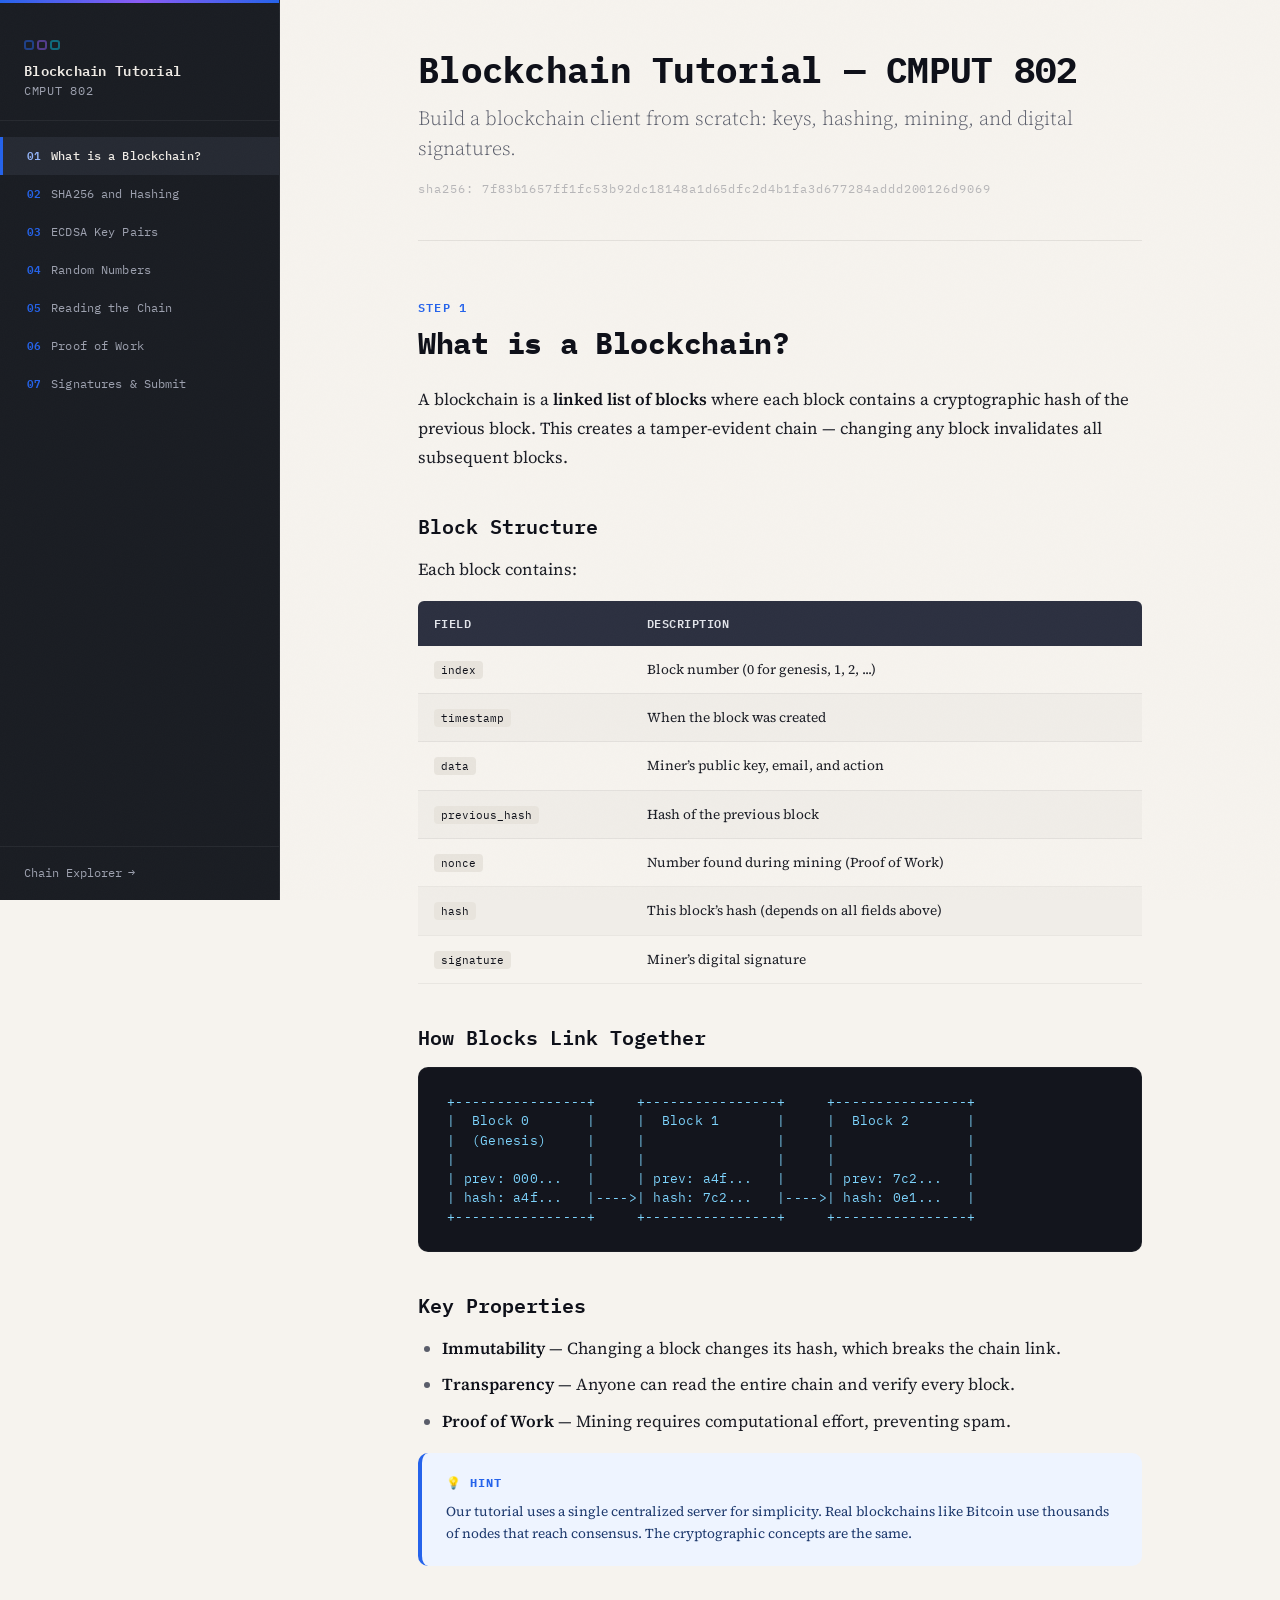
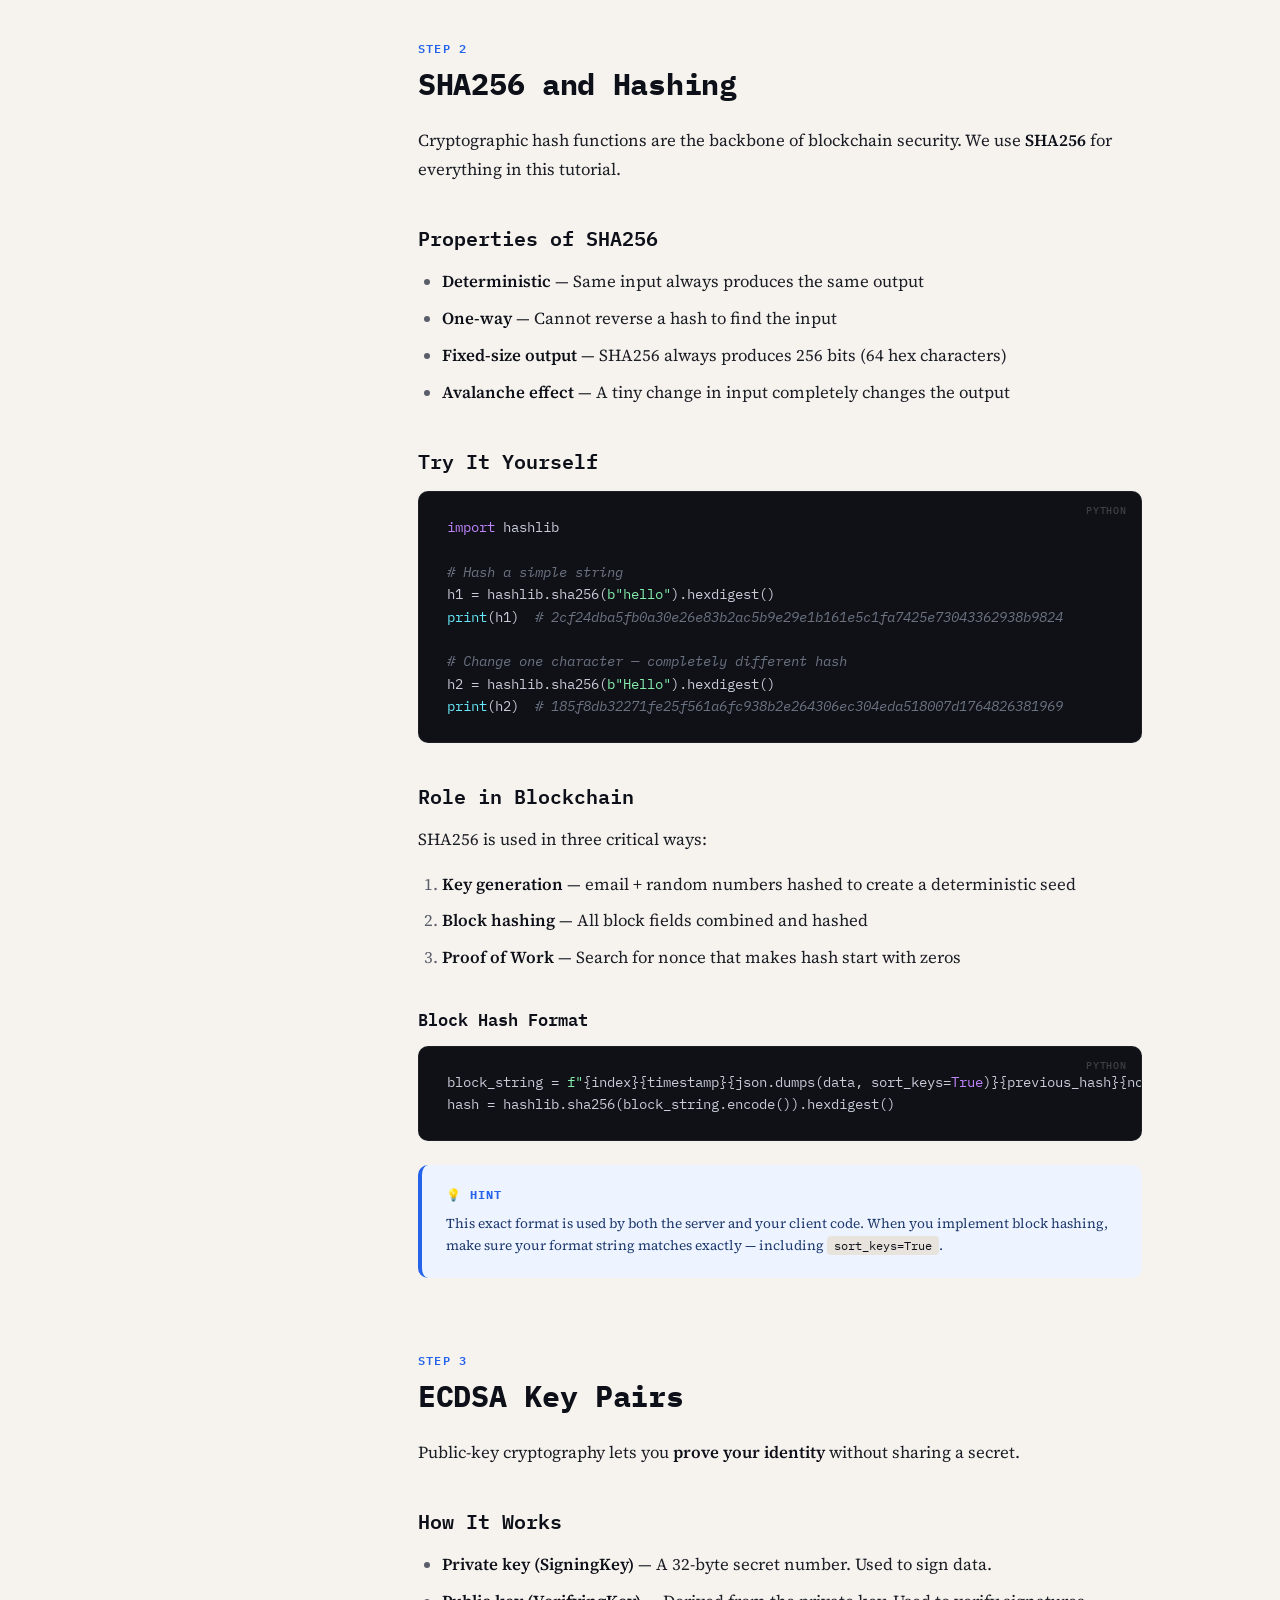
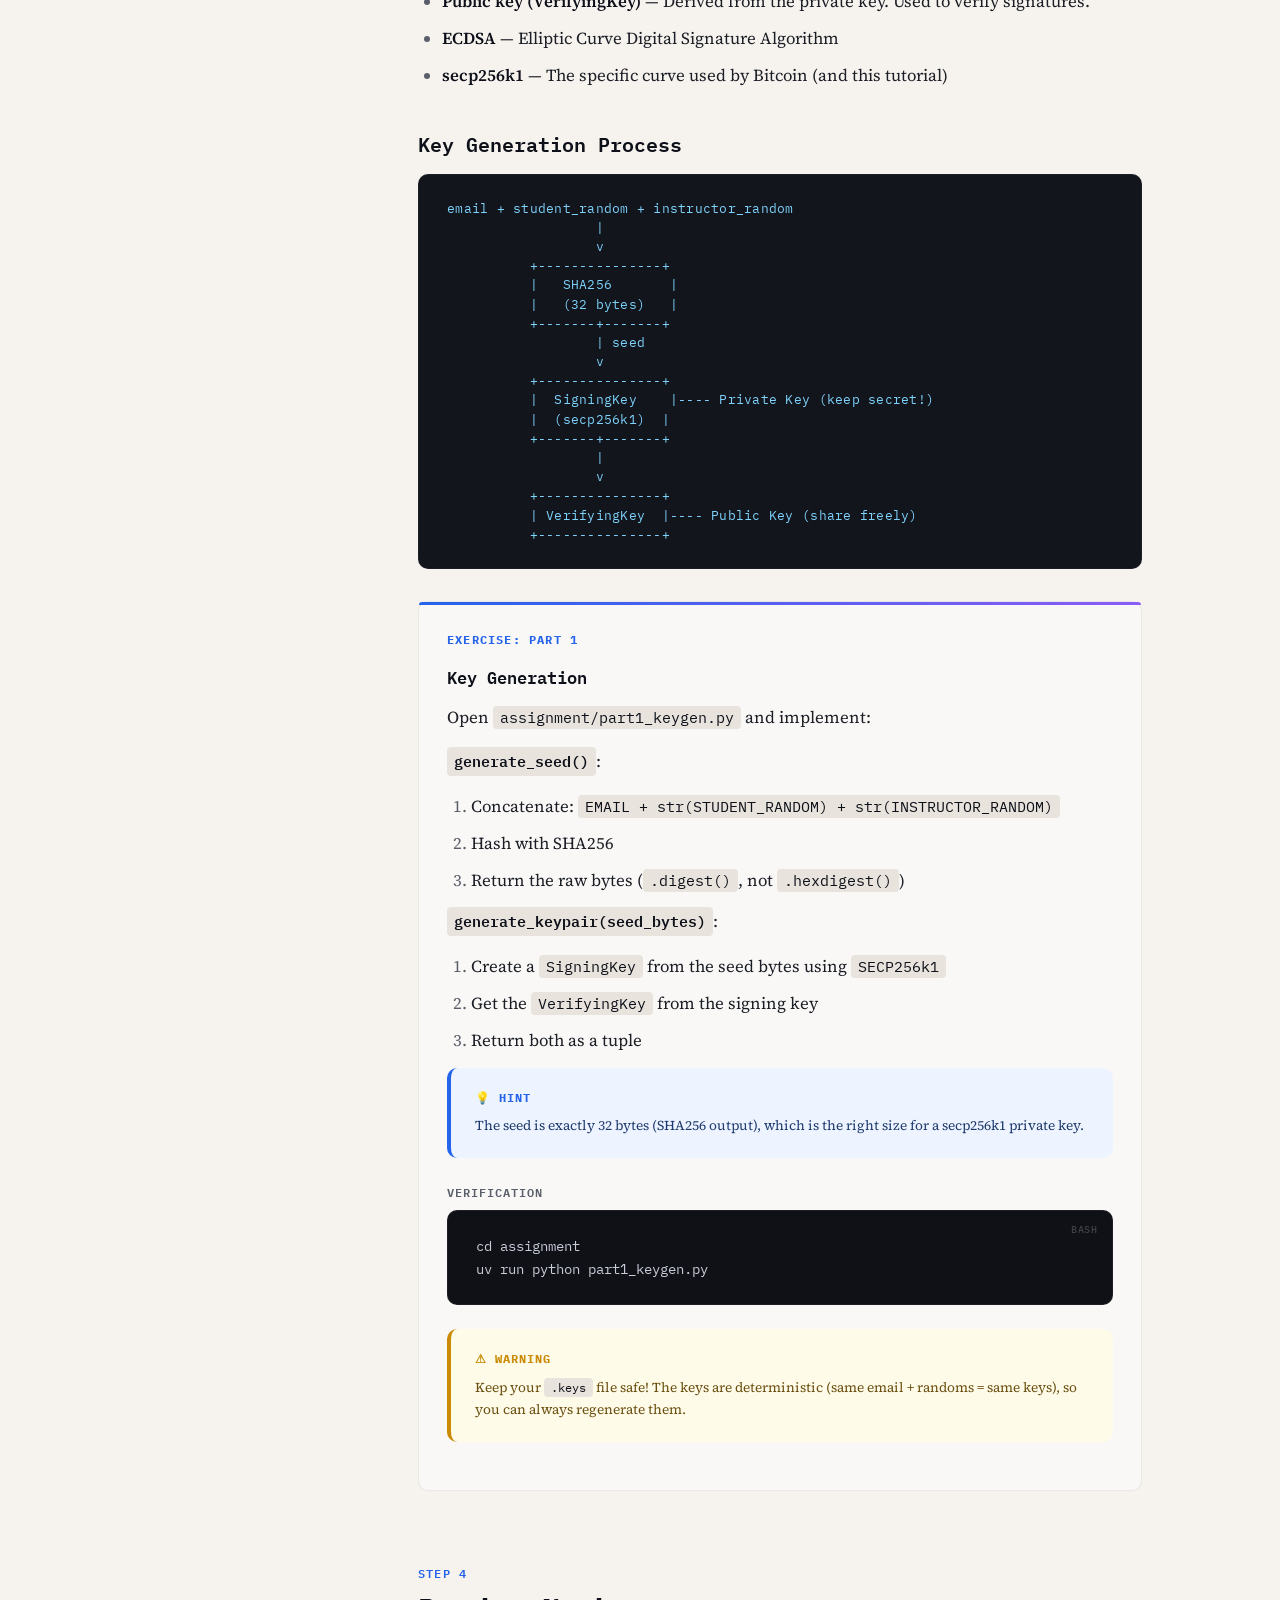
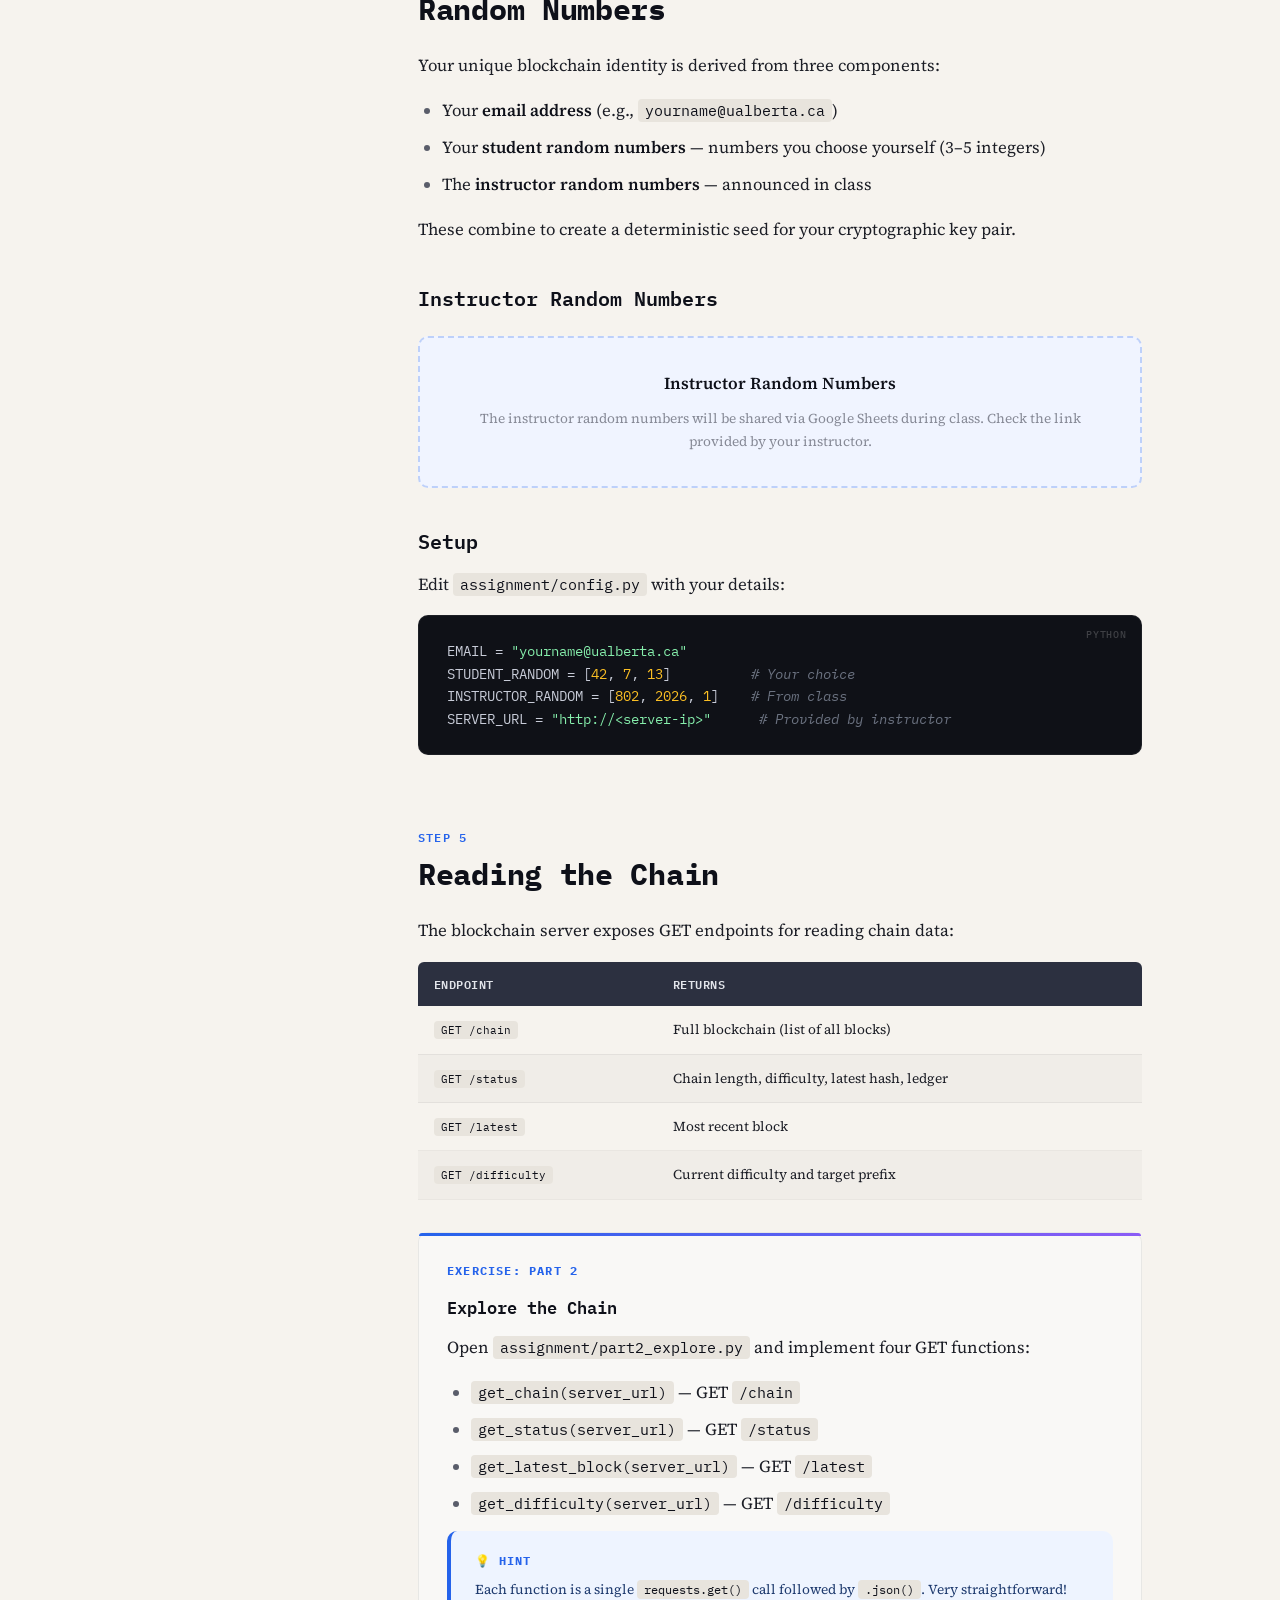
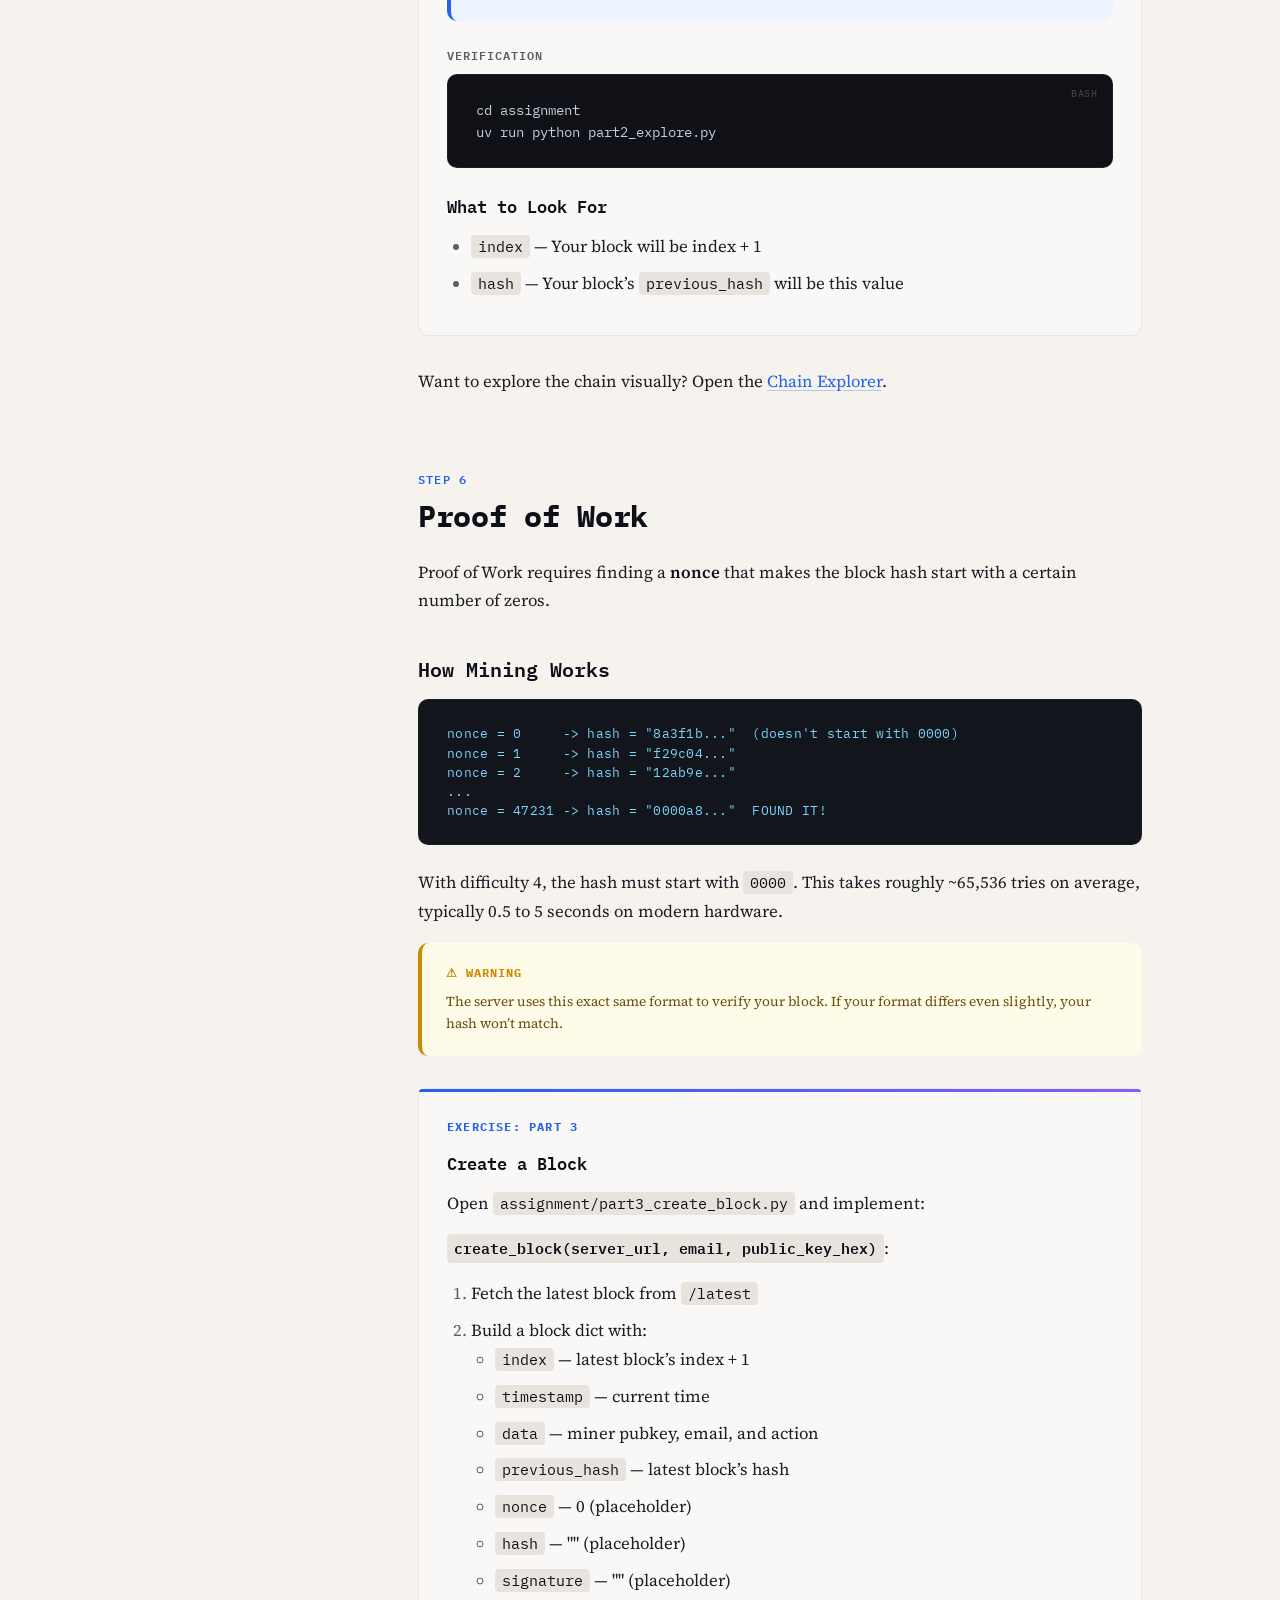
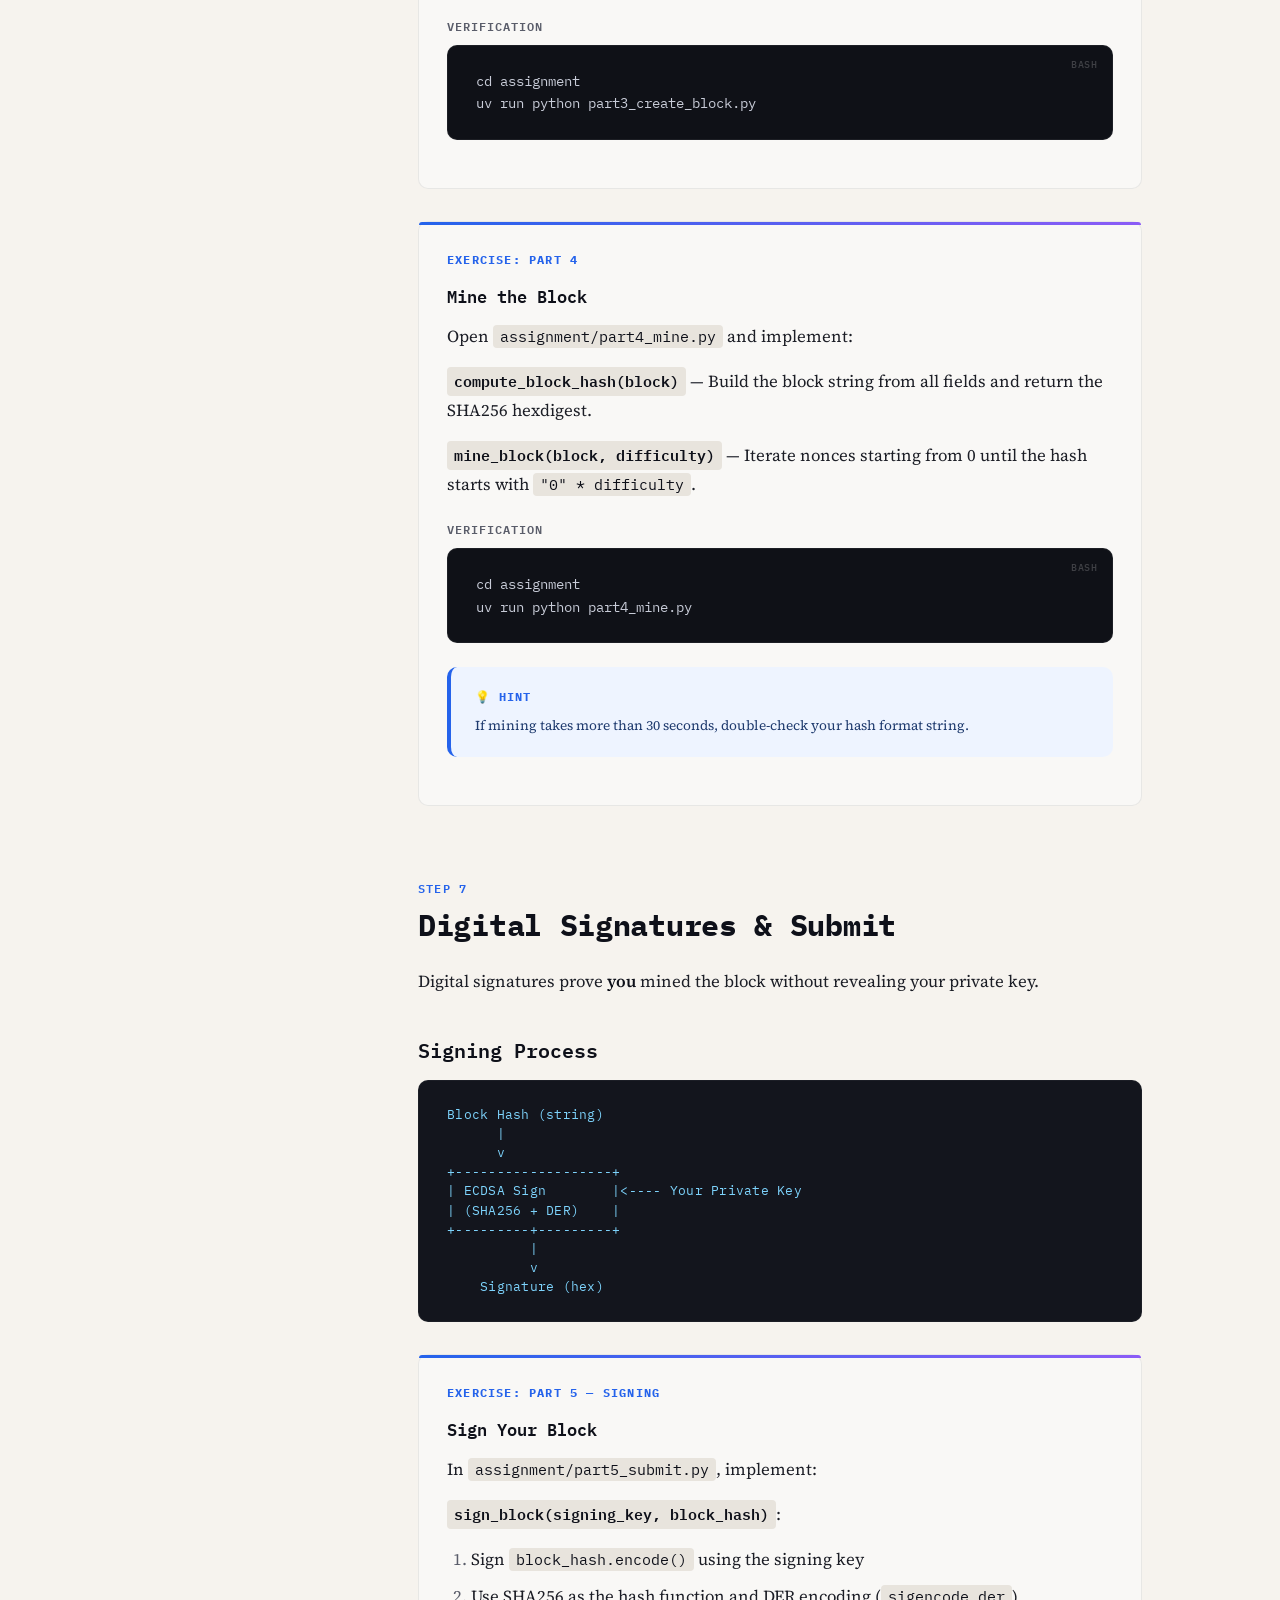
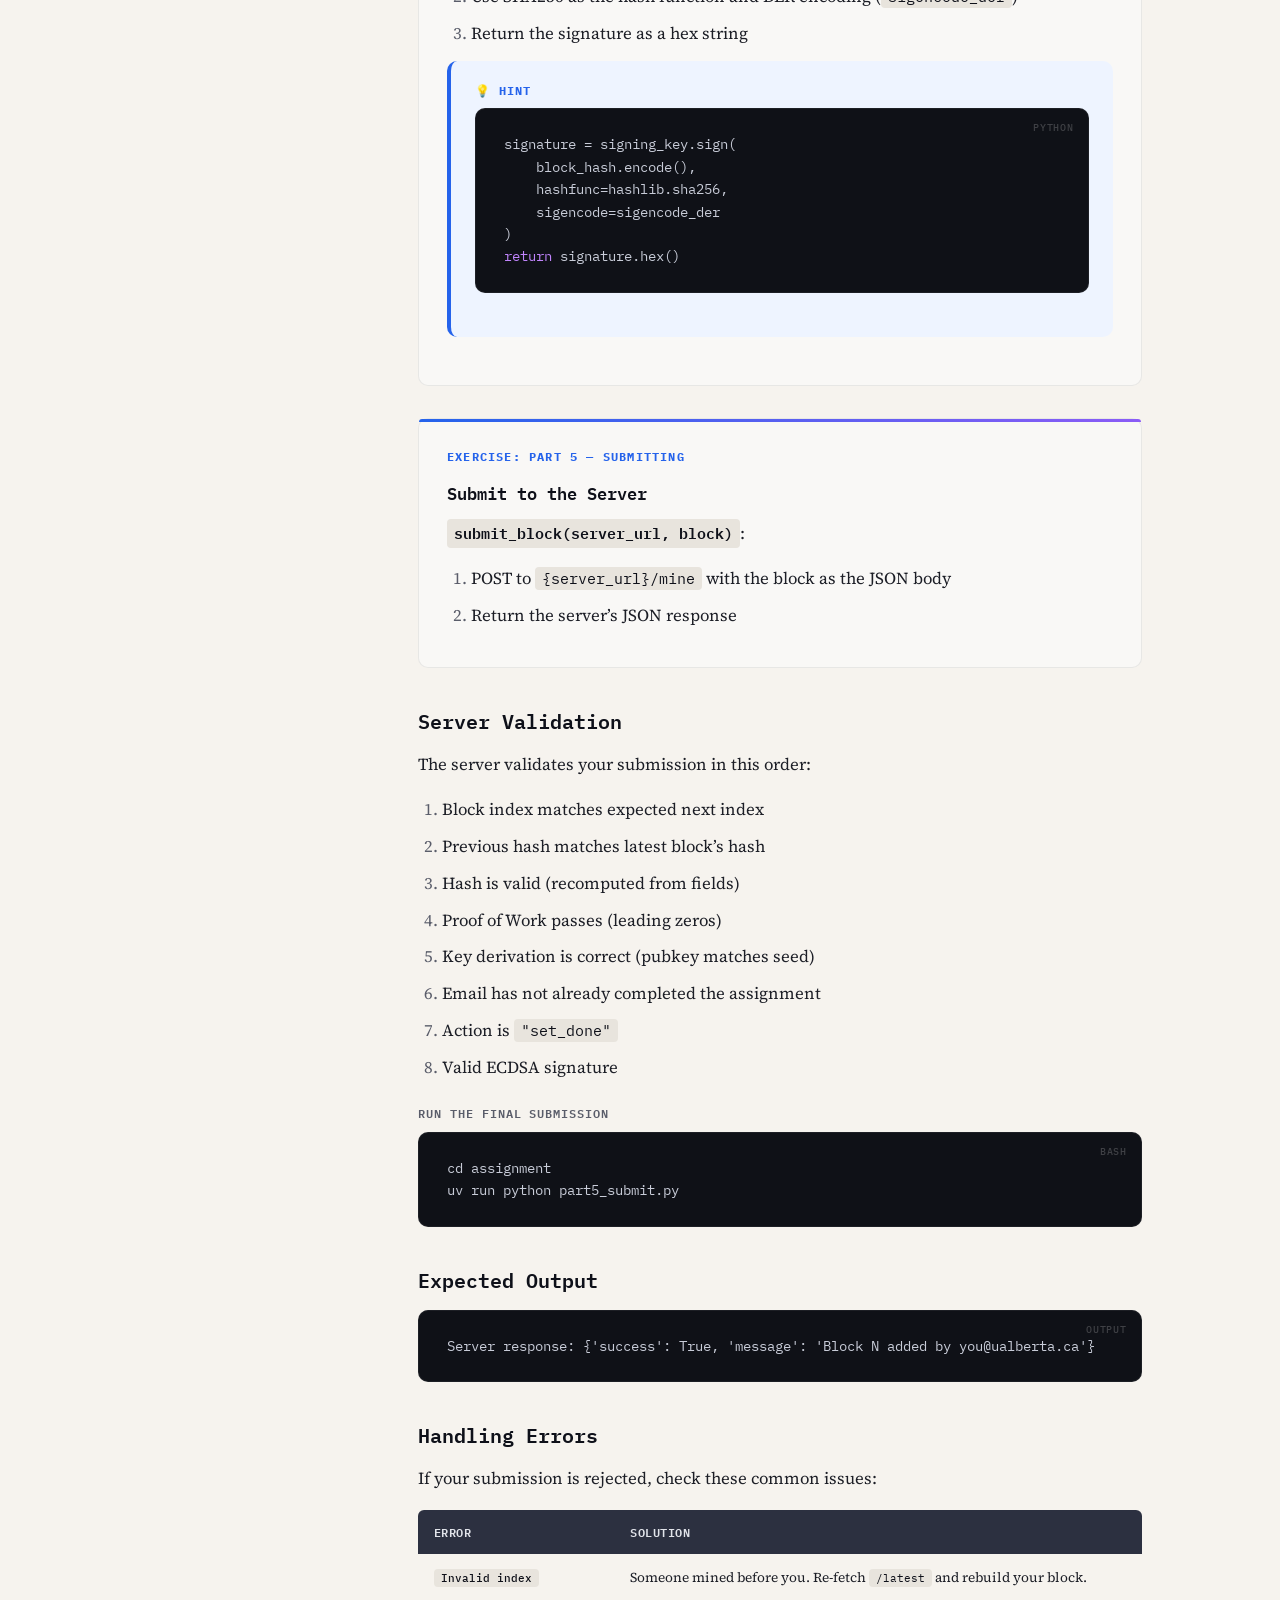
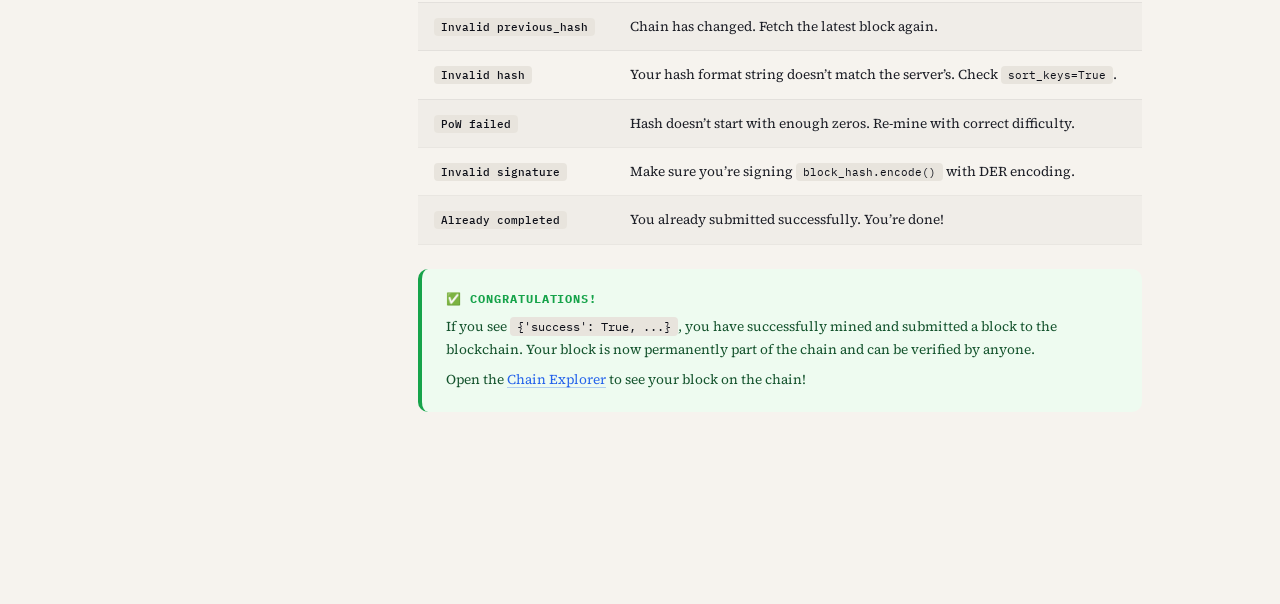
<file: server/tutorial/index.html>
<!DOCTYPE html>
<html lang="en">
<head>
  <meta charset="UTF-8">
  <meta name="viewport" content="width=device-width, initial-scale=1.0">
  <title>Blockchain Tutorial — CMPUT 802</title>
  <link rel="stylesheet" href="css/style.css">
</head>
<body>

<!-- Mobile Menu Toggle -->
<button class="mobile-menu-toggle" id="menuToggle" aria-label="Toggle navigation">
  <span></span>
  <span></span>
  <span></span>
</button>

<!-- Mobile Overlay -->
<div class="sidebar-overlay" id="sidebarOverlay"></div>

<div class="layout">

  <!-- ==================== SIDEBAR ==================== -->
  <aside class="sidebar" id="sidebar">
    <div class="sidebar-header">
      <div class="chain-icon">
        <div class="link"></div>
        <div class="link"></div>
        <div class="link"></div>
      </div>
      <h1>
        Blockchain Tutorial
        <span>CMPUT 802</span>
      </h1>
    </div>

    <nav class="sidebar-nav" id="sidebarNav">
      <a href="#step1" data-step="step1">
        <span class="step-num">01</span> What is a Blockchain?
      </a>
      <a href="#step2" data-step="step2">
        <span class="step-num">02</span> SHA256 and Hashing
      </a>
      <a href="#step3" data-step="step3">
        <span class="step-num">03</span> ECDSA Key Pairs
      </a>
      <a href="#step4" data-step="step4">
        <span class="step-num">04</span> Random Numbers
      </a>
      <a href="#step5" data-step="step5">
        <span class="step-num">05</span> Reading the Chain
      </a>
      <a href="#step6" data-step="step6">
        <span class="step-num">06</span> Proof of Work
      </a>
      <a href="#step7" data-step="step7">
        <span class="step-num">07</span> Signatures &amp; Submit
      </a>
    </nav>

    <div class="sidebar-footer">
      <a href="/tutorial/explorer.html">
        Chain Explorer <span class="arrow">&rarr;</span>
      </a>
    </div>
  </aside>

  <!-- ==================== MAIN CONTENT ==================== -->
  <main class="content">
    <div class="content-inner">

      <!-- Page Header -->
      <header class="page-header">
        <h1>Blockchain Tutorial &mdash; CMPUT 802</h1>
        <p class="subtitle">Build a blockchain client from scratch: keys, hashing, mining, and digital signatures.</p>
        <div class="hash-decoration">sha256: 7f83b1657ff1fc53b92dc18148a1d65dfc2d4b1fa3d677284addd200126d9069</div>
      </header>

      <!-- ==================== STEP 1 ==================== -->
      <section class="section" id="step1">
        <span class="section-anchor" id="step1-anchor"></span>
        <div class="step-label">Step 1</div>
        <h2>What is a Blockchain?</h2>

        <p>A blockchain is a <strong>linked list of blocks</strong> where each block contains a cryptographic hash of the previous block. This creates a tamper-evident chain &mdash; changing any block invalidates all subsequent blocks.</p>

        <h3>Block Structure</h3>
        <p>Each block contains:</p>
        <table>
          <thead>
            <tr>
              <th>Field</th>
              <th>Description</th>
            </tr>
          </thead>
          <tbody>
            <tr>
              <td><code>index</code></td>
              <td>Block number (0 for genesis, 1, 2, ...)</td>
            </tr>
            <tr>
              <td><code>timestamp</code></td>
              <td>When the block was created</td>
            </tr>
            <tr>
              <td><code>data</code></td>
              <td>Miner&rsquo;s public key, email, and action</td>
            </tr>
            <tr>
              <td><code>previous_hash</code></td>
              <td>Hash of the previous block</td>
            </tr>
            <tr>
              <td><code>nonce</code></td>
              <td>Number found during mining (Proof of Work)</td>
            </tr>
            <tr>
              <td><code>hash</code></td>
              <td>This block&rsquo;s hash (depends on all fields above)</td>
            </tr>
            <tr>
              <td><code>signature</code></td>
              <td>Miner&rsquo;s digital signature</td>
            </tr>
          </tbody>
        </table>

        <h3>How Blocks Link Together</h3>
<pre class="ascii-art"><code>+----------------+     +----------------+     +----------------+
|  Block 0       |     |  Block 1       |     |  Block 2       |
|  (Genesis)     |     |                |     |                |
|                |     |                |     |                |
| prev: 000...   |     | prev: a4f...   |     | prev: 7c2...   |
| hash: a4f...   |----&gt;| hash: 7c2...   |----&gt;| hash: 0e1...   |
+----------------+     +----------------+     +----------------+</code></pre>

        <h3>Key Properties</h3>
        <ul>
          <li><strong>Immutability</strong> &mdash; Changing a block changes its hash, which breaks the chain link.</li>
          <li><strong>Transparency</strong> &mdash; Anyone can read the entire chain and verify every block.</li>
          <li><strong>Proof of Work</strong> &mdash; Mining requires computational effort, preventing spam.</li>
        </ul>

        <div class="callout hint">
          <div class="callout-label">&#x1F4A1; Hint</div>
          <p>Our tutorial uses a single centralized server for simplicity. Real blockchains like Bitcoin use thousands of nodes that reach consensus. The cryptographic concepts are the same.</p>
        </div>
      </section>

      <!-- ==================== STEP 2 ==================== -->
      <section class="section" id="step2">
        <span class="section-anchor" id="step2-anchor"></span>
        <div class="step-label">Step 2</div>
        <h2>SHA256 and Hashing</h2>

        <p>Cryptographic hash functions are the backbone of blockchain security. We use <strong>SHA256</strong> for everything in this tutorial.</p>

        <h3>Properties of SHA256</h3>
        <ul>
          <li><strong>Deterministic</strong> &mdash; Same input always produces the same output</li>
          <li><strong>One-way</strong> &mdash; Cannot reverse a hash to find the input</li>
          <li><strong>Fixed-size output</strong> &mdash; SHA256 always produces 256 bits (64 hex characters)</li>
          <li><strong>Avalanche effect</strong> &mdash; A tiny change in input completely changes the output</li>
        </ul>

        <h3>Try It Yourself</h3>
<pre data-lang="python"><code><span class="kw">import</span> hashlib

<span class="cmt"># Hash a simple string</span>
h1 = hashlib.sha256(<span class="str">b"hello"</span>).hexdigest()
<span class="fn">print</span>(h1)  <span class="cmt"># 2cf24dba5fb0a30e26e83b2ac5b9e29e1b161e5c1fa7425e73043362938b9824</span>

<span class="cmt"># Change one character — completely different hash</span>
h2 = hashlib.sha256(<span class="str">b"Hello"</span>).hexdigest()
<span class="fn">print</span>(h2)  <span class="cmt"># 185f8db32271fe25f561a6fc938b2e264306ec304eda518007d1764826381969</span></code></pre>

        <h3>Role in Blockchain</h3>
        <p>SHA256 is used in three critical ways:</p>
        <ol>
          <li><strong>Key generation</strong> &mdash; email + random numbers hashed to create a deterministic seed</li>
          <li><strong>Block hashing</strong> &mdash; All block fields combined and hashed</li>
          <li><strong>Proof of Work</strong> &mdash; Search for nonce that makes hash start with zeros</li>
        </ol>

        <h4>Block Hash Format</h4>
<pre data-lang="python"><code>block_string = <span class="str">f"</span>{index}{timestamp}{json.dumps(data, sort_keys=<span class="kw">True</span>)}{previous_hash}{nonce}<span class="str">"</span>
hash = hashlib.sha256(block_string.encode()).hexdigest()</code></pre>

        <div class="callout hint">
          <div class="callout-label">&#x1F4A1; Hint</div>
          <p>This exact format is used by both the server and your client code. When you implement block hashing, make sure your format string matches exactly &mdash; including <code>sort_keys=True</code>.</p>
        </div>
      </section>

      <!-- ==================== STEP 3 ==================== -->
      <section class="section" id="step3">
        <span class="section-anchor" id="step3-anchor"></span>
        <div class="step-label">Step 3</div>
        <h2>ECDSA Key Pairs</h2>

        <p>Public-key cryptography lets you <strong>prove your identity</strong> without sharing a secret.</p>

        <h3>How It Works</h3>
        <ul>
          <li><strong>Private key (SigningKey)</strong> &mdash; A 32-byte secret number. Used to sign data.</li>
          <li><strong>Public key (VerifyingKey)</strong> &mdash; Derived from the private key. Used to verify signatures.</li>
          <li><strong>ECDSA</strong> &mdash; Elliptic Curve Digital Signature Algorithm</li>
          <li><strong>secp256k1</strong> &mdash; The specific curve used by Bitcoin (and this tutorial)</li>
        </ul>

        <h3>Key Generation Process</h3>
<pre class="ascii-art"><code>email + student_random + instructor_random
                  |
                  v
          +---------------+
          |   SHA256       |
          |   (32 bytes)   |
          +-------+-------+
                  | seed
                  v
          +---------------+
          |  SigningKey    |---- Private Key (keep secret!)
          |  (secp256k1)  |
          +-------+-------+
                  |
                  v
          +---------------+
          | VerifyingKey  |---- Public Key (share freely)
          +---------------+</code></pre>

        <div class="exercise">
          <div class="exercise-label">Exercise: Part 1</div>
          <h4>Key Generation</h4>
          <p>Open <code>assignment/part1_keygen.py</code> and implement:</p>

          <p><strong><code>generate_seed()</code></strong>:</p>
          <ol>
            <li>Concatenate: <code>EMAIL + str(STUDENT_RANDOM) + str(INSTRUCTOR_RANDOM)</code></li>
            <li>Hash with SHA256</li>
            <li>Return the raw bytes (<code>.digest()</code>, not <code>.hexdigest()</code>)</li>
          </ol>

          <p><strong><code>generate_keypair(seed_bytes)</code></strong>:</p>
          <ol>
            <li>Create a <code>SigningKey</code> from the seed bytes using <code>SECP256k1</code></li>
            <li>Get the <code>VerifyingKey</code> from the signing key</li>
            <li>Return both as a tuple</li>
          </ol>

          <div class="callout hint">
            <div class="callout-label">&#x1F4A1; Hint</div>
            <p>The seed is exactly 32 bytes (SHA256 output), which is the right size for a secp256k1 private key.</p>
          </div>

          <div class="verification">
            <div class="verification-label">Verification</div>
<pre data-lang="bash"><code>cd assignment
uv run python part1_keygen.py</code></pre>
          </div>

          <div class="callout warning">
            <div class="callout-label">&#x26A0; Warning</div>
            <p>Keep your <code>.keys</code> file safe! The keys are deterministic (same email + randoms = same keys), so you can always regenerate them.</p>
          </div>
        </div>
      </section>

      <!-- ==================== STEP 4 ==================== -->
      <section class="section" id="step4">
        <span class="section-anchor" id="step4-anchor"></span>
        <div class="step-label">Step 4</div>
        <h2>Random Numbers</h2>

        <p>Your unique blockchain identity is derived from three components:</p>
        <ul>
          <li>Your <strong>email address</strong> (e.g., <code>yourname@ualberta.ca</code>)</li>
          <li>Your <strong>student random numbers</strong> &mdash; numbers you choose yourself (3&ndash;5 integers)</li>
          <li>The <strong>instructor random numbers</strong> &mdash; announced in class</li>
        </ul>
        <p>These combine to create a deterministic seed for your cryptographic key pair.</p>

        <h3>Instructor Random Numbers</h3>
        <div class="sheets-placeholder">
          <p><strong>Instructor Random Numbers</strong></p>
          <p>The instructor random numbers will be shared via Google Sheets during class. Check the link provided by your instructor.</p>
          <!-- Replace with: <iframe src="YOUR_GOOGLE_SHEETS_URL" width="100%" height="300" frameborder="0"></iframe> -->
        </div>

        <h3>Setup</h3>
        <p>Edit <code>assignment/config.py</code> with your details:</p>
<pre data-lang="python"><code>EMAIL = <span class="str">"yourname@ualberta.ca"</span>
STUDENT_RANDOM = [<span class="num">42</span>, <span class="num">7</span>, <span class="num">13</span>]          <span class="cmt"># Your choice</span>
INSTRUCTOR_RANDOM = [<span class="num">802</span>, <span class="num">2026</span>, <span class="num">1</span>]    <span class="cmt"># From class</span>
SERVER_URL = <span class="str">"http://&lt;server-ip&gt;"</span>      <span class="cmt"># Provided by instructor</span></code></pre>
      </section>

      <!-- ==================== STEP 5 ==================== -->
      <section class="section" id="step5">
        <span class="section-anchor" id="step5-anchor"></span>
        <div class="step-label">Step 5</div>
        <h2>Reading the Chain</h2>

        <p>The blockchain server exposes GET endpoints for reading chain data:</p>

        <table>
          <thead>
            <tr>
              <th>Endpoint</th>
              <th>Returns</th>
            </tr>
          </thead>
          <tbody>
            <tr>
              <td><code>GET /chain</code></td>
              <td>Full blockchain (list of all blocks)</td>
            </tr>
            <tr>
              <td><code>GET /status</code></td>
              <td>Chain length, difficulty, latest hash, ledger</td>
            </tr>
            <tr>
              <td><code>GET /latest</code></td>
              <td>Most recent block</td>
            </tr>
            <tr>
              <td><code>GET /difficulty</code></td>
              <td>Current difficulty and target prefix</td>
            </tr>
          </tbody>
        </table>

        <div class="exercise">
          <div class="exercise-label">Exercise: Part 2</div>
          <h4>Explore the Chain</h4>
          <p>Open <code>assignment/part2_explore.py</code> and implement four GET functions:</p>
          <ul>
            <li><code>get_chain(server_url)</code> &mdash; GET <code>/chain</code></li>
            <li><code>get_status(server_url)</code> &mdash; GET <code>/status</code></li>
            <li><code>get_latest_block(server_url)</code> &mdash; GET <code>/latest</code></li>
            <li><code>get_difficulty(server_url)</code> &mdash; GET <code>/difficulty</code></li>
          </ul>

          <div class="callout hint">
            <div class="callout-label">&#x1F4A1; Hint</div>
            <p>Each function is a single <code>requests.get()</code> call followed by <code>.json()</code>. Very straightforward!</p>
          </div>

          <div class="verification">
            <div class="verification-label">Verification</div>
<pre data-lang="bash"><code>cd assignment
uv run python part2_explore.py</code></pre>
          </div>

          <h4>What to Look For</h4>
          <ul>
            <li><code>index</code> &mdash; Your block will be index + 1</li>
            <li><code>hash</code> &mdash; Your block&rsquo;s <code>previous_hash</code> will be this value</li>
          </ul>
        </div>

        <p>Want to explore the chain visually? Open the <a href="/tutorial/explorer.html">Chain Explorer</a>.</p>
      </section>

      <!-- ==================== STEP 6 ==================== -->
      <section class="section" id="step6">
        <span class="section-anchor" id="step6-anchor"></span>
        <div class="step-label">Step 6</div>
        <h2>Proof of Work</h2>

        <p>Proof of Work requires finding a <strong>nonce</strong> that makes the block hash start with a certain number of zeros.</p>

        <h3>How Mining Works</h3>
<pre class="ascii-art"><code>nonce = 0     -&gt; hash = "8a3f1b..."  (doesn't start with 0000)
nonce = 1     -&gt; hash = "f29c04..."
nonce = 2     -&gt; hash = "12ab9e..."
...
nonce = 47231 -&gt; hash = "0000a8..."  FOUND IT!</code></pre>

        <p>With difficulty 4, the hash must start with <code>0000</code>. This takes roughly ~65,536 tries on average, typically 0.5 to 5 seconds on modern hardware.</p>

        <div class="callout warning">
          <div class="callout-label">&#x26A0; Warning</div>
          <p>The server uses this exact same format to verify your block. If your format differs even slightly, your hash won&rsquo;t match.</p>
        </div>

        <div class="exercise">
          <div class="exercise-label">Exercise: Part 3</div>
          <h4>Create a Block</h4>
          <p>Open <code>assignment/part3_create_block.py</code> and implement:</p>

          <p><strong><code>create_block(server_url, email, public_key_hex)</code></strong>:</p>
          <ol>
            <li>Fetch the latest block from <code>/latest</code></li>
            <li>Build a block dict with:
              <ul>
                <li><code>index</code> &mdash; latest block&rsquo;s index + 1</li>
                <li><code>timestamp</code> &mdash; current time</li>
                <li><code>data</code> &mdash; miner pubkey, email, and action</li>
                <li><code>previous_hash</code> &mdash; latest block&rsquo;s hash</li>
                <li><code>nonce</code> &mdash; 0 (placeholder)</li>
                <li><code>hash</code> &mdash; "" (placeholder)</li>
                <li><code>signature</code> &mdash; "" (placeholder)</li>
              </ul>
            </li>
          </ol>

          <div class="verification">
            <div class="verification-label">Verification</div>
<pre data-lang="bash"><code>cd assignment
uv run python part3_create_block.py</code></pre>
          </div>
        </div>

        <div class="exercise">
          <div class="exercise-label">Exercise: Part 4</div>
          <h4>Mine the Block</h4>
          <p>Open <code>assignment/part4_mine.py</code> and implement:</p>

          <p><strong><code>compute_block_hash(block)</code></strong> &mdash; Build the block string from all fields and return the SHA256 hexdigest.</p>

          <p><strong><code>mine_block(block, difficulty)</code></strong> &mdash; Iterate nonces starting from 0 until the hash starts with <code>"0" * difficulty</code>.</p>

          <div class="verification">
            <div class="verification-label">Verification</div>
<pre data-lang="bash"><code>cd assignment
uv run python part4_mine.py</code></pre>
          </div>

          <div class="callout hint">
            <div class="callout-label">&#x1F4A1; Hint</div>
            <p>If mining takes more than 30 seconds, double-check your hash format string.</p>
          </div>
        </div>
      </section>

      <!-- ==================== STEP 7 ==================== -->
      <section class="section" id="step7">
        <span class="section-anchor" id="step7-anchor"></span>
        <div class="step-label">Step 7</div>
        <h2>Digital Signatures &amp; Submit</h2>

        <p>Digital signatures prove <strong>you</strong> mined the block without revealing your private key.</p>

        <h3>Signing Process</h3>
<pre class="ascii-art"><code>Block Hash (string)
      |
      v
+-------------------+
| ECDSA Sign        |&lt;---- Your Private Key
| (SHA256 + DER)    |
+---------+---------+
          |
          v
    Signature (hex)</code></pre>

        <div class="exercise">
          <div class="exercise-label">Exercise: Part 5 &mdash; Signing</div>
          <h4>Sign Your Block</h4>
          <p>In <code>assignment/part5_submit.py</code>, implement:</p>

          <p><strong><code>sign_block(signing_key, block_hash)</code></strong>:</p>
          <ol>
            <li>Sign <code>block_hash.encode()</code> using the signing key</li>
            <li>Use SHA256 as the hash function and DER encoding (<code>sigencode_der</code>)</li>
            <li>Return the signature as a hex string</li>
          </ol>

          <div class="callout hint">
            <div class="callout-label">&#x1F4A1; Hint</div>
<pre data-lang="python"><code>signature = signing_key.sign(
    block_hash.encode(),
    hashfunc=hashlib.sha256,
    sigencode=sigencode_der
)
<span class="kw">return</span> signature.hex()</code></pre>
          </div>
        </div>

        <div class="exercise">
          <div class="exercise-label">Exercise: Part 5 &mdash; Submitting</div>
          <h4>Submit to the Server</h4>
          <p><strong><code>submit_block(server_url, block)</code></strong>:</p>
          <ol>
            <li>POST to <code>{server_url}/mine</code> with the block as the JSON body</li>
            <li>Return the server&rsquo;s JSON response</li>
          </ol>
        </div>

        <h3>Server Validation</h3>
        <p>The server validates your submission in this order:</p>
        <ol>
          <li>Block index matches expected next index</li>
          <li>Previous hash matches latest block&rsquo;s hash</li>
          <li>Hash is valid (recomputed from fields)</li>
          <li>Proof of Work passes (leading zeros)</li>
          <li>Key derivation is correct (pubkey matches seed)</li>
          <li>Email has not already completed the assignment</li>
          <li>Action is <code>"set_done"</code></li>
          <li>Valid ECDSA signature</li>
        </ol>

        <div class="verification">
          <div class="verification-label">Run the Final Submission</div>
<pre data-lang="bash"><code>cd assignment
uv run python part5_submit.py</code></pre>
        </div>

        <h3>Expected Output</h3>
<pre data-lang="output"><code>Server response: {'success': True, 'message': 'Block N added by you@ualberta.ca'}</code></pre>

        <h3>Handling Errors</h3>
        <p>If your submission is rejected, check these common issues:</p>
        <table class="error-table">
          <thead>
            <tr>
              <th>Error</th>
              <th>Solution</th>
            </tr>
          </thead>
          <tbody>
            <tr>
              <td><code>Invalid index</code></td>
              <td>Someone mined before you. Re-fetch <code>/latest</code> and rebuild your block.</td>
            </tr>
            <tr>
              <td><code>Invalid previous_hash</code></td>
              <td>Chain has changed. Fetch the latest block again.</td>
            </tr>
            <tr>
              <td><code>Invalid hash</code></td>
              <td>Your hash format string doesn&rsquo;t match the server&rsquo;s. Check <code>sort_keys=True</code>.</td>
            </tr>
            <tr>
              <td><code>PoW failed</code></td>
              <td>Hash doesn&rsquo;t start with enough zeros. Re-mine with correct difficulty.</td>
            </tr>
            <tr>
              <td><code>Invalid signature</code></td>
              <td>Make sure you&rsquo;re signing <code>block_hash.encode()</code> with DER encoding.</td>
            </tr>
            <tr>
              <td><code>Already completed</code></td>
              <td>You already submitted successfully. You&rsquo;re done!</td>
            </tr>
          </tbody>
        </table>

        <div class="callout success">
          <div class="callout-label">&#x2705; Congratulations!</div>
          <p>If you see <code>{'success': True, ...}</code>, you have successfully mined and submitted a block to the blockchain. Your block is now permanently part of the chain and can be verified by anyone.</p>
          <p>Open the <a href="/tutorial/explorer.html">Chain Explorer</a> to see your block on the chain!</p>
        </div>
      </section>

    </div><!-- .content-inner -->
  </main>

</div><!-- .layout -->

<!-- Back to Top -->
<button class="back-to-top" id="backToTop" aria-label="Back to top">
  <svg width="20" height="20" viewBox="0 0 20 20" fill="none" stroke="currentColor" stroke-width="2" stroke-linecap="round" stroke-linejoin="round">
    <path d="M10 16V4M4 10l6-6 6 6"/>
  </svg>
</button>

<script>
(function () {
  // --- Mobile menu ---
  const toggle = document.getElementById('menuToggle');
  const sidebar = document.getElementById('sidebar');
  const overlay = document.getElementById('sidebarOverlay');

  function openMenu() {
    sidebar.classList.add('open');
    toggle.classList.add('open');
    overlay.classList.add('visible');
  }

  function closeMenu() {
    sidebar.classList.remove('open');
    toggle.classList.remove('open');
    overlay.classList.remove('visible');
  }

  toggle.addEventListener('click', function () {
    if (sidebar.classList.contains('open')) {
      closeMenu();
    } else {
      openMenu();
    }
  });

  overlay.addEventListener('click', closeMenu);

  // Close menu on nav link click (mobile)
  document.querySelectorAll('.sidebar-nav a').forEach(function (link) {
    link.addEventListener('click', function () {
      if (window.innerWidth <= 768) {
        closeMenu();
      }
    });
  });

  // --- Active nav highlighting on scroll ---
  var navLinks = document.querySelectorAll('.sidebar-nav a');
  var sections = [];

  navLinks.forEach(function (link) {
    var id = link.getAttribute('data-step');
    var el = document.getElementById(id);
    if (el) sections.push({ id: id, el: el, link: link });
  });

  function updateActiveNav() {
    var scrollY = window.scrollY + 100;
    var current = sections[0];

    for (var i = 0; i < sections.length; i++) {
      if (sections[i].el.offsetTop <= scrollY) {
        current = sections[i];
      }
    }

    navLinks.forEach(function (link) {
      link.classList.remove('active');
    });

    if (current) {
      current.link.classList.add('active');
    }
  }

  window.addEventListener('scroll', updateActiveNav, { passive: true });
  updateActiveNav();

  // --- Back to top ---
  var backBtn = document.getElementById('backToTop');

  window.addEventListener('scroll', function () {
    if (window.scrollY > 600) {
      backBtn.classList.add('visible');
    } else {
      backBtn.classList.remove('visible');
    }
  }, { passive: true });

  backBtn.addEventListener('click', function () {
    window.scrollTo({ top: 0, behavior: 'smooth' });
  });
})();
</script>

</body>
</html>
</file>
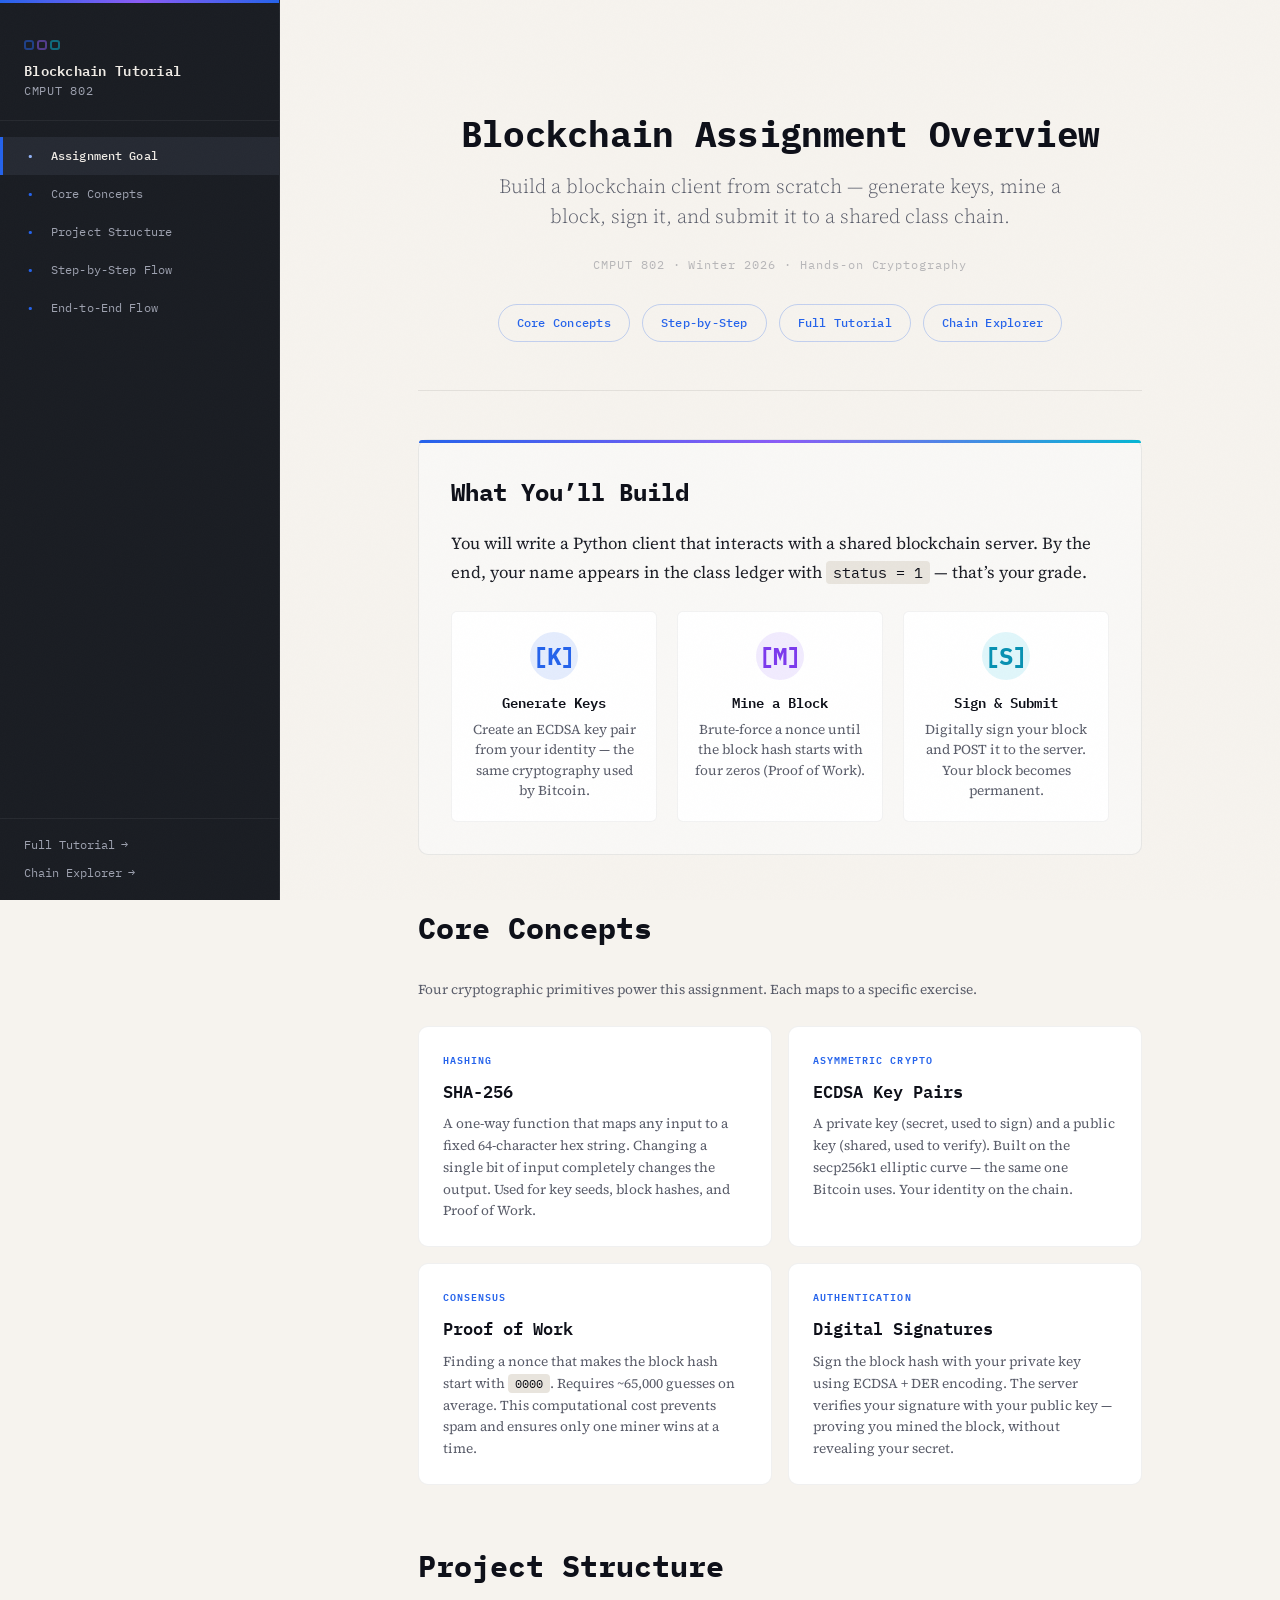
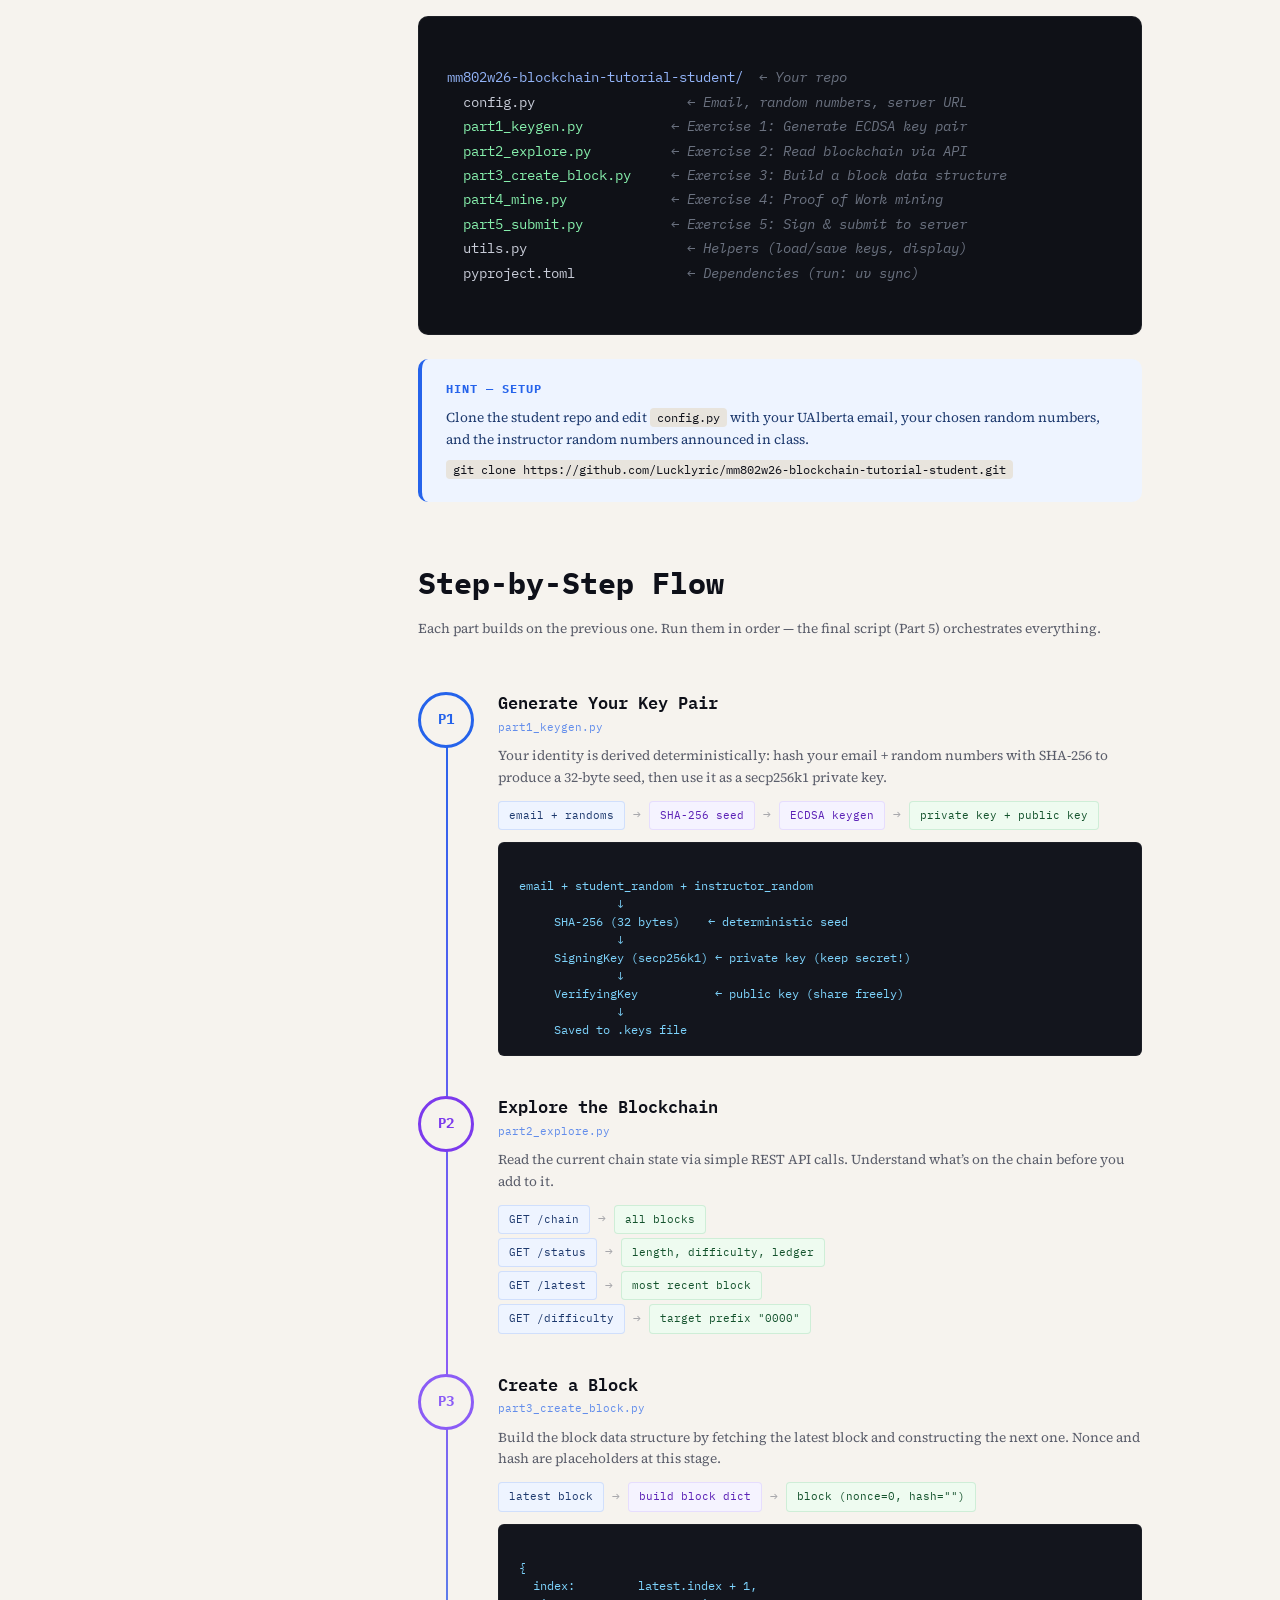
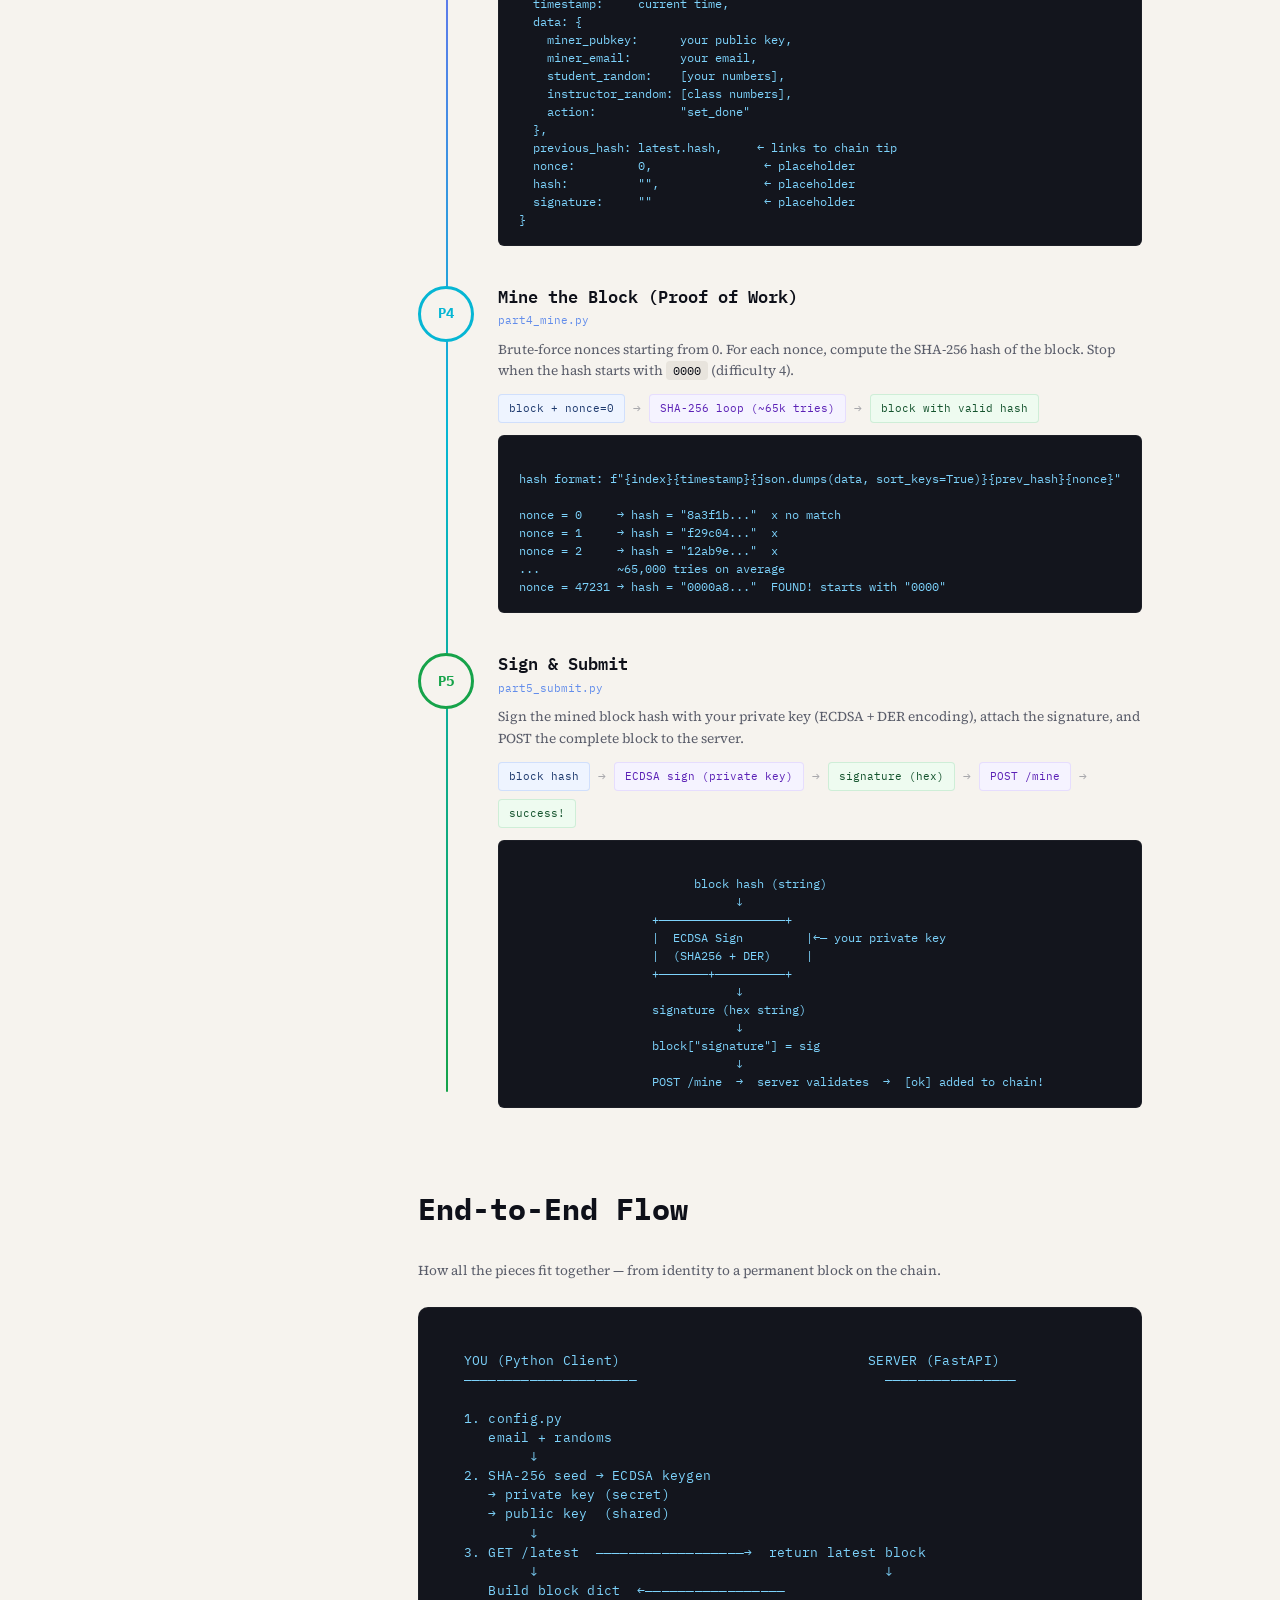
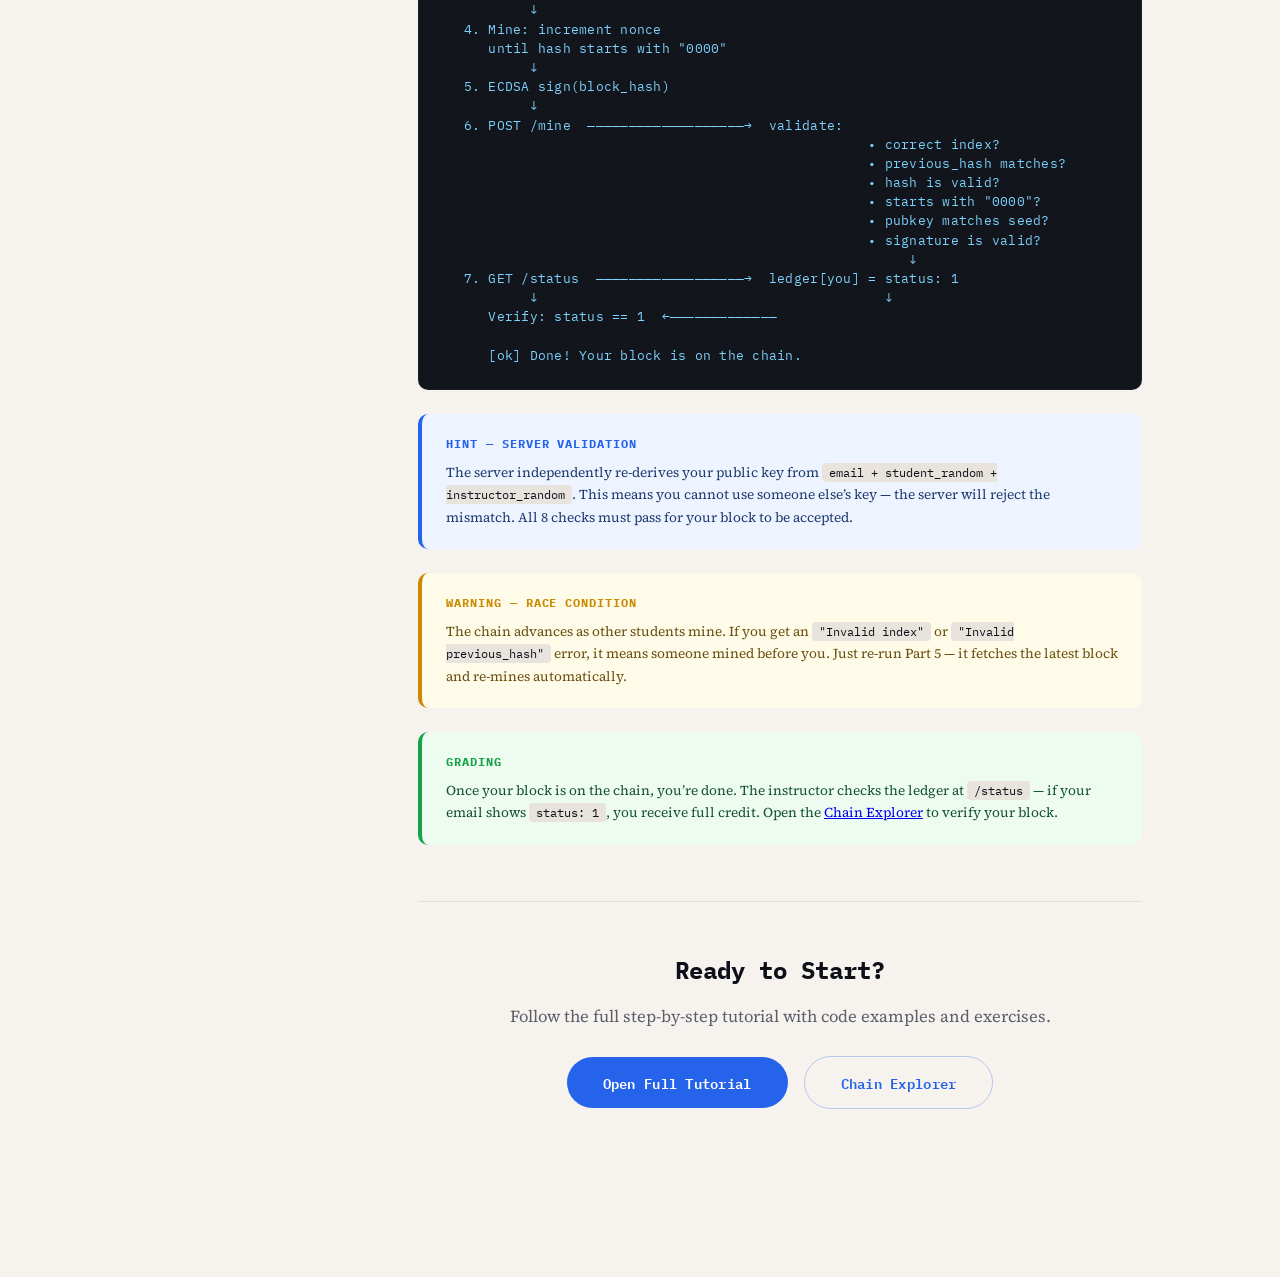
<file: server/tutorial/overview.html>
<!DOCTYPE html>
<html lang="en">
<head>
  <meta charset="UTF-8">
  <meta name="viewport" content="width=device-width, initial-scale=1.0">
  <title>Assignment Overview — Blockchain Tutorial — CMPUT 802</title>
  <link rel="stylesheet" href="css/style.css">
  <style>
    /* ========== Overview-specific styles ========== */

    /* Hero section */
    .hero {
      text-align: center;
      padding: 64px 0 48px;
      margin-bottom: 48px;
      border-bottom: 1px solid rgba(0, 0, 0, 0.08);
    }

    .hero h1 {
      font-family: var(--font-mono);
      font-size: var(--size-3xl);
      font-weight: 700;
      color: var(--text-heading);
      line-height: 1.2;
      letter-spacing: -0.02em;
      margin-bottom: 16px;
    }

    .hero .subtitle {
      font-family: var(--font-serif);
      font-size: var(--size-lg);
      color: var(--text-secondary);
      font-weight: 300;
      line-height: 1.5;
      max-width: 600px;
      margin: 0 auto 24px;
    }

    .hero .hash-decoration {
      font-family: var(--font-mono);
      font-size: var(--size-xs);
      color: var(--text-secondary);
      opacity: 0.4;
      letter-spacing: 0.08em;
      user-select: none;
    }

    /* Quick nav buttons */
    .quick-nav {
      display: flex;
      gap: 12px;
      justify-content: center;
      flex-wrap: wrap;
      margin-top: 28px;
    }

    .quick-nav a {
      font-family: var(--font-mono);
      font-size: var(--size-xs);
      font-weight: 500;
      color: var(--accent);
      text-decoration: none;
      padding: 8px 18px;
      border: 1px solid rgba(37, 99, 235, 0.25);
      border-radius: 100px;
      transition: all 0.2s;
      letter-spacing: 0.02em;
    }

    .quick-nav a:hover {
      background: var(--accent);
      color: #fff;
      border-color: var(--accent);
    }

    /* What You'll Build */
    .goal-card {
      background: #f9f8f6;
      border: 1px solid rgba(0, 0, 0, 0.07);
      border-radius: var(--radius-lg);
      padding: 32px;
      margin-bottom: 48px;
      position: relative;
    }

    .goal-card::before {
      content: '';
      position: absolute;
      top: 0;
      left: 0;
      right: 0;
      height: 3px;
      background: linear-gradient(90deg, var(--accent), #8b5cf6, #06b6d4);
      border-radius: var(--radius-lg) var(--radius-lg) 0 0;
    }

    .goal-card h2 {
      font-family: var(--font-mono);
      font-size: var(--size-xl);
      font-weight: 700;
      color: var(--text-heading);
      margin-bottom: 16px;
    }

    .goal-grid {
      display: grid;
      grid-template-columns: repeat(3, 1fr);
      gap: 20px;
      margin-top: 24px;
    }

    .goal-item {
      text-align: center;
      padding: 20px 16px;
      background: #fff;
      border-radius: var(--radius);
      border: 1px solid rgba(0, 0, 0, 0.05);
    }

    .goal-item .icon {
      font-family: var(--font-mono);
      font-size: 1.5rem;
      font-weight: 700;
      margin-bottom: 10px;
      display: flex;
      align-items: center;
      justify-content: center;
      width: 48px;
      height: 48px;
      margin-left: auto;
      margin-right: auto;
      border-radius: 50%;
      background: var(--accent-glow);
      color: var(--accent);
    }

    .goal-item:nth-child(2) .icon {
      background: rgba(139, 92, 246, 0.12);
      color: #7c3aed;
    }

    .goal-item:nth-child(3) .icon {
      background: rgba(6, 182, 212, 0.12);
      color: #0891b2;
    }

    .goal-item h4 {
      font-family: var(--font-mono);
      font-size: var(--size-sm);
      font-weight: 600;
      color: var(--text-heading);
      margin-bottom: 6px;
    }

    .goal-item p {
      font-size: var(--size-sm);
      color: var(--text-secondary);
      line-height: 1.5;
      margin: 0;
    }

    /* Concepts section */
    .concepts {
      margin-bottom: 56px;
    }

    .concepts h2 {
      font-family: var(--font-mono);
      font-size: var(--size-2xl);
      font-weight: 700;
      color: var(--text-heading);
      margin-bottom: 24px;
    }

    .concept-cards {
      display: grid;
      grid-template-columns: repeat(2, 1fr);
      gap: 16px;
    }

    .concept-card {
      background: #fff;
      border: 1px solid rgba(0, 0, 0, 0.06);
      border-radius: var(--radius-lg);
      padding: 24px;
      transition: box-shadow 0.2s;
    }

    .concept-card:hover {
      box-shadow: 0 4px 20px rgba(0, 0, 0, 0.06);
    }

    .concept-card .tag {
      font-family: var(--font-mono);
      font-size: 0.65rem;
      font-weight: 600;
      text-transform: uppercase;
      letter-spacing: 0.1em;
      color: var(--accent);
      margin-bottom: 8px;
      display: block;
    }

    .concept-card h4 {
      font-family: var(--font-mono);
      font-size: var(--size-base);
      font-weight: 600;
      color: var(--text-heading);
      margin-bottom: 8px;
    }

    .concept-card p {
      font-size: var(--size-sm);
      color: var(--text-secondary);
      line-height: 1.6;
      margin: 0;
    }

    /* Pipeline flow */
    .pipeline {
      margin-bottom: 56px;
    }

    .pipeline h2 {
      font-family: var(--font-mono);
      font-size: var(--size-2xl);
      font-weight: 700;
      color: var(--text-heading);
      margin-bottom: 8px;
    }

    .pipeline > p {
      color: var(--text-secondary);
      margin-bottom: 32px;
      font-size: var(--size-sm);
    }

    .flow-steps {
      position: relative;
      display: flex;
      flex-direction: column;
      gap: 0;
    }

    /* Vertical connector line */
    .flow-steps::before {
      content: '';
      position: absolute;
      left: 28px;
      top: 36px;
      bottom: 36px;
      width: 2px;
      background: linear-gradient(180deg, var(--accent), #8b5cf6, #06b6d4, #16a34a);
      border-radius: 2px;
    }

    .flow-step {
      display: flex;
      gap: 24px;
      align-items: flex-start;
      position: relative;
      padding: 20px 0;
    }

    /* Step circle */
    .flow-step .step-circle {
      width: 56px;
      height: 56px;
      border-radius: 50%;
      background: var(--bg-body);
      border: 3px solid var(--accent);
      display: flex;
      align-items: center;
      justify-content: center;
      font-family: var(--font-mono);
      font-size: var(--size-sm);
      font-weight: 700;
      color: var(--accent);
      flex-shrink: 0;
      z-index: 2;
    }

    .flow-step:nth-child(2) .step-circle { border-color: #7c3aed; color: #7c3aed; }
    .flow-step:nth-child(3) .step-circle { border-color: #8b5cf6; color: #8b5cf6; }
    .flow-step:nth-child(4) .step-circle { border-color: #06b6d4; color: #06b6d4; }
    .flow-step:nth-child(5) .step-circle { border-color: #16a34a; color: #16a34a; }

    .flow-step .step-content {
      flex: 1;
      min-width: 0;
    }

    .flow-step .step-content h3 {
      font-family: var(--font-mono);
      font-size: var(--size-base);
      font-weight: 600;
      color: var(--text-heading);
      margin: 0 0 4px;
      line-height: 1.3;
    }

    .flow-step .step-content .file-ref {
      font-family: var(--font-mono);
      font-size: 0.7rem;
      color: var(--accent);
      opacity: 0.7;
      margin-bottom: 8px;
      display: block;
    }

    .flow-step .step-content p {
      font-size: var(--size-sm);
      color: var(--text-secondary);
      line-height: 1.6;
      margin-bottom: 12px;
    }

    .flow-step .step-content p:last-child {
      margin-bottom: 0;
    }

    /* Mini diagram inside flow step */
    .flow-diagram {
      background: #13151d;
      border-radius: var(--radius);
      padding: 16px 20px;
      font-family: var(--font-mono);
      font-size: 0.75rem;
      line-height: 1.5;
      color: #7dd3fc;
      white-space: pre;
      overflow-x: auto;
      margin-top: 12px;
      border: 1px solid rgba(255, 255, 255, 0.04);
    }

    /* Arrow connector between steps */
    .flow-arrow {
      display: flex;
      justify-content: center;
      padding: 0;
      margin-left: 28px;
      position: relative;
      z-index: 1;
    }

    .flow-arrow svg {
      display: none; /* connector is handled by the vertical line */
    }

    /* Structure section */
    .structure {
      margin-bottom: 56px;
    }

    .structure h2 {
      font-family: var(--font-mono);
      font-size: var(--size-2xl);
      font-weight: 700;
      color: var(--text-heading);
      margin-bottom: 24px;
    }

    .file-tree {
      background: var(--bg-code);
      color: var(--text-code);
      border-radius: var(--radius-lg);
      padding: 24px 28px;
      font-family: var(--font-mono);
      font-size: var(--size-sm);
      line-height: 1.8;
      white-space: pre;
      overflow-x: auto;
      border: 1px solid rgba(255, 255, 255, 0.06);
      margin-bottom: 24px;
    }

    .file-tree .dir { color: #93b4f8; }
    .file-tree .file { color: #c8ccd8; }
    .file-tree .desc { color: #6b7280; font-style: italic; }
    .file-tree .highlight { color: #86efac; }

    /* End-to-end flow diagram */
    .e2e-flow {
      margin-bottom: 56px;
    }

    .e2e-flow h2 {
      font-family: var(--font-mono);
      font-size: var(--size-2xl);
      font-weight: 700;
      color: var(--text-heading);
      margin-bottom: 24px;
    }

    /* Bottom CTA */
    .cta-section {
      text-align: center;
      padding: 48px 0;
      border-top: 1px solid rgba(0, 0, 0, 0.08);
      margin-top: 56px;
    }

    .cta-section h2 {
      font-family: var(--font-mono);
      font-size: var(--size-xl);
      font-weight: 700;
      color: var(--text-heading);
      margin-bottom: 12px;
    }

    .cta-section p {
      color: var(--text-secondary);
      margin-bottom: 24px;
    }

    .cta-btn {
      display: inline-block;
      font-family: var(--font-mono);
      font-size: var(--size-sm);
      font-weight: 600;
      color: #fff;
      background: var(--accent);
      padding: 14px 36px;
      border-radius: 100px;
      text-decoration: none;
      transition: background 0.2s, transform 0.15s;
      letter-spacing: 0.02em;
    }

    .cta-btn:hover {
      background: var(--accent-dim);
      transform: translateY(-1px);
    }

    .cta-btn + .cta-btn {
      margin-left: 12px;
      background: transparent;
      color: var(--accent);
      border: 1px solid rgba(37, 99, 235, 0.3);
    }

    .cta-btn + .cta-btn:hover {
      background: var(--accent-glow);
    }

    /* io-row: input → process → output mini-diagrams */
    .io-row {
      display: flex;
      align-items: center;
      gap: 8px;
      flex-wrap: wrap;
      margin-top: 8px;
    }

    .io-box {
      font-family: var(--font-mono);
      font-size: 0.7rem;
      padding: 4px 10px;
      border-radius: 4px;
      white-space: nowrap;
    }

    .io-box.input {
      background: var(--hint-bg);
      color: var(--hint-text);
      border: 1px solid rgba(37, 99, 235, 0.15);
    }

    .io-box.process {
      background: #f5f3ff;
      color: #5b21b6;
      border: 1px solid rgba(139, 92, 246, 0.15);
    }

    .io-box.output {
      background: var(--success-bg);
      color: var(--success-text);
      border: 1px solid rgba(22, 163, 74, 0.15);
    }

    .io-arrow {
      font-family: var(--font-mono);
      font-size: 0.8rem;
      color: var(--text-secondary);
      opacity: 0.5;
    }

    /* Responsive */
    @media (max-width: 768px) {
      .goal-grid {
        grid-template-columns: 1fr;
      }

      .concept-cards {
        grid-template-columns: 1fr;
      }

      .flow-steps::before {
        left: 20px;
      }

      .flow-step .step-circle {
        width: 40px;
        height: 40px;
        font-size: 0.75rem;
      }

      .flow-arrow {
        margin-left: 20px;
      }

      .hero h1 {
        font-size: var(--size-2xl);
      }

      .io-row {
        flex-direction: column;
        align-items: flex-start;
      }

      .io-arrow {
        transform: rotate(90deg);
      }
    }
  </style>
</head>
<body>

<!-- Mobile Menu Toggle -->
<button class="mobile-menu-toggle" id="menuToggle" aria-label="Toggle navigation">
  <span></span>
  <span></span>
  <span></span>
</button>

<!-- Mobile Overlay -->
<div class="sidebar-overlay" id="sidebarOverlay"></div>

<div class="layout">

  <!-- ==================== SIDEBAR ==================== -->
  <aside class="sidebar" id="sidebar">
    <div class="sidebar-header">
      <div class="chain-icon">
        <div class="link"></div>
        <div class="link"></div>
        <div class="link"></div>
      </div>
      <h1>
        Blockchain Tutorial
        <span>CMPUT 802</span>
      </h1>
    </div>

    <nav class="sidebar-nav" id="sidebarNav">
      <a href="#goal" data-step="goal" class="active">
        <span class="step-num">&bull;</span> Assignment Goal
      </a>
      <a href="#concepts" data-step="concepts">
        <span class="step-num">&bull;</span> Core Concepts
      </a>
      <a href="#structure" data-step="structure">
        <span class="step-num">&bull;</span> Project Structure
      </a>
      <a href="#pipeline" data-step="pipeline">
        <span class="step-num">&bull;</span> Step-by-Step Flow
      </a>
      <a href="#e2e" data-step="e2e">
        <span class="step-num">&bull;</span> End-to-End Flow
      </a>
    </nav>

    <div class="sidebar-footer">
      <a href="/tutorial/">
        Full Tutorial <span class="arrow">&rarr;</span>
      </a>
      <a href="/tutorial/explorer.html" style="margin-top: 8px;">
        Chain Explorer <span class="arrow">&rarr;</span>
      </a>
    </div>
  </aside>

  <!-- ==================== MAIN CONTENT ==================== -->
  <main class="content">
    <div class="content-inner">

      <!-- ==================== HERO ==================== -->
      <div class="hero" id="goal">
        <h1>Blockchain Assignment Overview</h1>
        <p class="subtitle">Build a blockchain client from scratch &mdash; generate keys, mine a block, sign it, and submit it to a shared class chain.</p>
        <div class="hash-decoration">CMPUT 802 &middot; Winter 2026 &middot; Hands-on Cryptography</div>

        <div class="quick-nav">
          <a href="#concepts">Core Concepts</a>
          <a href="#pipeline">Step-by-Step</a>
          <a href="/tutorial/">Full Tutorial</a>
          <a href="/tutorial/explorer.html">Chain Explorer</a>
        </div>
      </div>

      <!-- ==================== WHAT YOU'LL BUILD ==================== -->
      <div class="goal-card">
        <h2>What You&rsquo;ll Build</h2>
        <p>You will write a Python client that interacts with a shared blockchain server. By the end, your name appears in the class ledger with <code>status = 1</code> &mdash; that&rsquo;s your grade.</p>

        <div class="goal-grid">
          <div class="goal-item">
            <span class="icon" aria-hidden="true">[K]</span>
            <h4>Generate Keys</h4>
            <p>Create an ECDSA key pair from your identity &mdash; the same cryptography used by Bitcoin.</p>
          </div>
          <div class="goal-item">
            <span class="icon" aria-hidden="true">[M]</span>
            <h4>Mine a Block</h4>
            <p>Brute-force a nonce until the block hash starts with four zeros (Proof of Work).</p>
          </div>
          <div class="goal-item">
            <span class="icon" aria-hidden="true">[S]</span>
            <h4>Sign &amp; Submit</h4>
            <p>Digitally sign your block and POST it to the server. Your block becomes permanent.</p>
          </div>
        </div>
      </div>

      <!-- ==================== CORE CONCEPTS ==================== -->
      <section class="concepts" id="concepts">
        <h2>Core Concepts</h2>
        <p style="color: var(--text-secondary); margin-bottom: 24px; font-size: var(--size-sm);">Four cryptographic primitives power this assignment. Each maps to a specific exercise.</p>

        <div class="concept-cards">
          <div class="concept-card">
            <span class="tag">Hashing</span>
            <h4>SHA-256</h4>
            <p>A one-way function that maps any input to a fixed 64-character hex string. Changing a single bit of input completely changes the output. Used for key seeds, block hashes, and Proof of Work.</p>
          </div>

          <div class="concept-card">
            <span class="tag">Asymmetric Crypto</span>
            <h4>ECDSA Key Pairs</h4>
            <p>A private key (secret, used to sign) and a public key (shared, used to verify). Built on the secp256k1 elliptic curve &mdash; the same one Bitcoin uses. Your identity on the chain.</p>
          </div>

          <div class="concept-card">
            <span class="tag">Consensus</span>
            <h4>Proof of Work</h4>
            <p>Finding a nonce that makes the block hash start with <code>0000</code>. Requires ~65,000 guesses on average. This computational cost prevents spam and ensures only one miner wins at a time.</p>
          </div>

          <div class="concept-card">
            <span class="tag">Authentication</span>
            <h4>Digital Signatures</h4>
            <p>Sign the block hash with your private key using ECDSA + DER encoding. The server verifies your signature with your public key &mdash; proving you mined the block, without revealing your secret.</p>
          </div>
        </div>
      </section>

      <!-- ==================== PROJECT STRUCTURE ==================== -->
      <section class="structure" id="structure">
        <h2>Project Structure</h2>

        <div class="file-tree">
<span class="dir">mm802w26-blockchain-tutorial-student/</span>  <span class="desc">&larr; Your repo</span>
  <span class="file">config.py</span>                   <span class="desc">&larr; Email, random numbers, server URL</span>
  <span class="highlight">part1_keygen.py</span>           <span class="desc">&larr; Exercise 1: Generate ECDSA key pair</span>
  <span class="highlight">part2_explore.py</span>          <span class="desc">&larr; Exercise 2: Read blockchain via API</span>
  <span class="highlight">part3_create_block.py</span>     <span class="desc">&larr; Exercise 3: Build a block data structure</span>
  <span class="highlight">part4_mine.py</span>             <span class="desc">&larr; Exercise 4: Proof of Work mining</span>
  <span class="highlight">part5_submit.py</span>           <span class="desc">&larr; Exercise 5: Sign &amp; submit to server</span>
  <span class="file">utils.py</span>                    <span class="desc">&larr; Helpers (load/save keys, display)</span>
  <span class="file">pyproject.toml</span>              <span class="desc">&larr; Dependencies (run: uv sync)</span>
        </div>

        <div class="callout hint">
          <div class="callout-label">Hint &mdash; Setup</div>
          <p>Clone the student repo and edit <code>config.py</code> with your UAlberta email, your chosen random numbers, and the instructor random numbers announced in class.</p>
          <p style="margin-top: 8px; margin-bottom: 0;"><code>git clone https://github.com/Lucklyric/mm802w26-blockchain-tutorial-student.git</code></p>
        </div>
      </section>

      <!-- ==================== STEP-BY-STEP PIPELINE ==================== -->
      <section class="pipeline" id="pipeline">
        <h2>Step-by-Step Flow</h2>
        <p>Each part builds on the previous one. Run them in order &mdash; the final script (Part 5) orchestrates everything.</p>

        <div class="flow-steps">

          <!-- Part 1 -->
          <div class="flow-step">
            <div class="step-circle">P1</div>
            <div class="step-content">
              <h3>Generate Your Key Pair</h3>
              <span class="file-ref">part1_keygen.py</span>
              <p>Your identity is derived deterministically: hash your email + random numbers with SHA-256 to produce a 32-byte seed, then use it as a secp256k1 private key.</p>
              <div class="io-row">
                <span class="io-box input">email + randoms</span>
                <span class="io-arrow">&rarr;</span>
                <span class="io-box process">SHA-256 seed</span>
                <span class="io-arrow">&rarr;</span>
                <span class="io-box process">ECDSA keygen</span>
                <span class="io-arrow">&rarr;</span>
                <span class="io-box output">private key + public key</span>
              </div>
              <div class="flow-diagram">
email + student_random + instructor_random
              &darr;
     SHA-256 (32 bytes)    &larr; deterministic seed
              &darr;
     SigningKey (secp256k1) &larr; private key (keep secret!)
              &darr;
     VerifyingKey           &larr; public key (share freely)
              &darr;
     Saved to .keys file</div>
            </div>
          </div>

          <!-- Part 2 -->
          <div class="flow-step">
            <div class="step-circle">P2</div>
            <div class="step-content">
              <h3>Explore the Blockchain</h3>
              <span class="file-ref">part2_explore.py</span>
              <p>Read the current chain state via simple REST API calls. Understand what&rsquo;s on the chain before you add to it.</p>
              <div class="io-row">
                <span class="io-box input">GET /chain</span>
                <span class="io-arrow">&rarr;</span>
                <span class="io-box output">all blocks</span>
              </div>
              <div class="io-row" style="margin-top: 4px;">
                <span class="io-box input">GET /status</span>
                <span class="io-arrow">&rarr;</span>
                <span class="io-box output">length, difficulty, ledger</span>
              </div>
              <div class="io-row" style="margin-top: 4px;">
                <span class="io-box input">GET /latest</span>
                <span class="io-arrow">&rarr;</span>
                <span class="io-box output">most recent block</span>
              </div>
              <div class="io-row" style="margin-top: 4px;">
                <span class="io-box input">GET /difficulty</span>
                <span class="io-arrow">&rarr;</span>
                <span class="io-box output">target prefix "0000"</span>
              </div>
            </div>
          </div>

          <!-- Part 3 -->
          <div class="flow-step">
            <div class="step-circle">P3</div>
            <div class="step-content">
              <h3>Create a Block</h3>
              <span class="file-ref">part3_create_block.py</span>
              <p>Build the block data structure by fetching the latest block and constructing the next one. Nonce and hash are placeholders at this stage.</p>
              <div class="io-row">
                <span class="io-box input">latest block</span>
                <span class="io-arrow">&rarr;</span>
                <span class="io-box process">build block dict</span>
                <span class="io-arrow">&rarr;</span>
                <span class="io-box output">block (nonce=0, hash="")</span>
              </div>
              <div class="flow-diagram">
{
  index:         latest.index + 1,
  timestamp:     current time,
  data: {
    miner_pubkey:      your public key,
    miner_email:       your email,
    student_random:    [your numbers],
    instructor_random: [class numbers],
    action:            "set_done"
  },
  previous_hash: latest.hash,     &larr; links to chain tip
  nonce:         0,                &larr; placeholder
  hash:          "",               &larr; placeholder
  signature:     ""                &larr; placeholder
}</div>
            </div>
          </div>

          <!-- Part 4 -->
          <div class="flow-step">
            <div class="step-circle">P4</div>
            <div class="step-content">
              <h3>Mine the Block (Proof of Work)</h3>
              <span class="file-ref">part4_mine.py</span>
              <p>Brute-force nonces starting from 0. For each nonce, compute the SHA-256 hash of the block. Stop when the hash starts with <code>0000</code> (difficulty 4).</p>
              <div class="io-row">
                <span class="io-box input">block + nonce=0</span>
                <span class="io-arrow">&rarr;</span>
                <span class="io-box process">SHA-256 loop (~65k tries)</span>
                <span class="io-arrow">&rarr;</span>
                <span class="io-box output">block with valid hash</span>
              </div>
              <div class="flow-diagram">
hash format: f"{index}{timestamp}{json.dumps(data, sort_keys=True)}{prev_hash}{nonce}"

nonce = 0     &rarr; hash = "8a3f1b..."  x no match
nonce = 1     &rarr; hash = "f29c04..."  x
nonce = 2     &rarr; hash = "12ab9e..."  x
...           ~65,000 tries on average
nonce = 47231 &rarr; hash = "0000a8..."  FOUND! starts with "0000"</div>
            </div>
          </div>

          <!-- Part 5 -->
          <div class="flow-step">
            <div class="step-circle">P5</div>
            <div class="step-content">
              <h3>Sign &amp; Submit</h3>
              <span class="file-ref">part5_submit.py</span>
              <p>Sign the mined block hash with your private key (ECDSA + DER encoding), attach the signature, and POST the complete block to the server.</p>
              <div class="io-row">
                <span class="io-box input">block hash</span>
                <span class="io-arrow">&rarr;</span>
                <span class="io-box process">ECDSA sign (private key)</span>
                <span class="io-arrow">&rarr;</span>
                <span class="io-box output">signature (hex)</span>
                <span class="io-arrow">&rarr;</span>
                <span class="io-box process">POST /mine</span>
                <span class="io-arrow">&rarr;</span>
                <span class="io-box output">success!</span>
              </div>
              <div class="flow-diagram">
                         block hash (string)
                               &darr;
                   +&mdash;&mdash;&mdash;&mdash;&mdash;&mdash;&mdash;&mdash;&mdash;&mdash;&mdash;&mdash;&mdash;&mdash;&mdash;&mdash;&mdash;&mdash;+
                   |  ECDSA Sign         |&larr;&mdash; your private key
                   |  (SHA256 + DER)     |
                   +&mdash;&mdash;&mdash;&mdash;&mdash;&mdash;&mdash;+&mdash;&mdash;&mdash;&mdash;&mdash;&mdash;&mdash;&mdash;&mdash;&mdash;+
                               &darr;
                   signature (hex string)
                               &darr;
                   block["signature"] = sig
                               &darr;
                   POST /mine  &rarr;  server validates  &rarr;  [ok] added to chain!</div>
            </div>
          </div>

        </div><!-- .flow-steps -->
      </section>

      <!-- ==================== END-TO-END FLOW ==================== -->
      <section class="e2e-flow" id="e2e">
        <h2>End-to-End Flow</h2>
        <p style="color: var(--text-secondary); margin-bottom: 24px; font-size: var(--size-sm);">How all the pieces fit together &mdash; from identity to a permanent block on the chain.</p>

<pre class="ascii-art"><code>
  YOU (Python Client)                              SERVER (FastAPI)
  &mdash;&mdash;&mdash;&mdash;&mdash;&mdash;&mdash;&mdash;&mdash;&mdash;&mdash;&mdash;&mdash;&mdash;&mdash;&mdash;&mdash;&mdash;&mdash;&mdash;&mdash;                              &mdash;&mdash;&mdash;&mdash;&mdash;&mdash;&mdash;&mdash;&mdash;&mdash;&mdash;&mdash;&mdash;&mdash;&mdash;&mdash;

  1. config.py
     email + randoms
          &darr;
  2. SHA-256 seed &rarr; ECDSA keygen
     &rarr; private key (secret)
     &rarr; public key  (shared)
          &darr;
  3. GET /latest  &mdash;&mdash;&mdash;&mdash;&mdash;&mdash;&mdash;&mdash;&mdash;&mdash;&mdash;&mdash;&mdash;&mdash;&mdash;&mdash;&mdash;&mdash;&rarr;  return latest block
          &darr;                                          &darr;
     Build block dict  &larr;&mdash;&mdash;&mdash;&mdash;&mdash;&mdash;&mdash;&mdash;&mdash;&mdash;&mdash;&mdash;&mdash;&mdash;&mdash;&mdash;&mdash;
          &darr;
  4. Mine: increment nonce
     until hash starts with "0000"
          &darr;
  5. ECDSA sign(block_hash)
          &darr;
  6. POST /mine  &mdash;&mdash;&mdash;&mdash;&mdash;&mdash;&mdash;&mdash;&mdash;&mdash;&mdash;&mdash;&mdash;&mdash;&mdash;&mdash;&mdash;&mdash;&mdash;&rarr;  validate:
                                                   &bull; correct index?
                                                   &bull; previous_hash matches?
                                                   &bull; hash is valid?
                                                   &bull; starts with "0000"?
                                                   &bull; pubkey matches seed?
                                                   &bull; signature is valid?
                                                        &darr;
  7. GET /status  &mdash;&mdash;&mdash;&mdash;&mdash;&mdash;&mdash;&mdash;&mdash;&mdash;&mdash;&mdash;&mdash;&mdash;&mdash;&mdash;&mdash;&mdash;&rarr;  ledger[you] = status: 1
          &darr;                                          &darr;
     Verify: status == 1  &larr;&mdash;&mdash;&mdash;&mdash;&mdash;&mdash;&mdash;&mdash;&mdash;&mdash;&mdash;&mdash;&mdash;

     [ok] Done! Your block is on the chain.
</code></pre>

        <div class="callout hint">
          <div class="callout-label">Hint &mdash; Server Validation</div>
          <p>The server independently re-derives your public key from <code>email + student_random + instructor_random</code>. This means you cannot use someone else&rsquo;s key &mdash; the server will reject the mismatch. All 8 checks must pass for your block to be accepted.</p>
        </div>

        <div class="callout warning">
          <div class="callout-label">Warning &mdash; Race Condition</div>
          <p>The chain advances as other students mine. If you get an <code>"Invalid index"</code> or <code>"Invalid previous_hash"</code> error, it means someone mined before you. Just re-run Part 5 &mdash; it fetches the latest block and re-mines automatically.</p>
        </div>

        <div class="callout success">
          <div class="callout-label">Grading</div>
          <p>Once your block is on the chain, you&rsquo;re done. The instructor checks the ledger at <code>/status</code> &mdash; if your email shows <code>status: 1</code>, you receive full credit. Open the <a href="/tutorial/explorer.html">Chain Explorer</a> to verify your block.</p>
        </div>
      </section>

      <!-- ==================== CTA ==================== -->
      <div class="cta-section">
        <h2>Ready to Start?</h2>
        <p>Follow the full step-by-step tutorial with code examples and exercises.</p>
        <a href="/tutorial/" class="cta-btn">Open Full Tutorial</a>
        <a href="/tutorial/explorer.html" class="cta-btn">Chain Explorer</a>
      </div>

    </div><!-- .content-inner -->
  </main>

</div><!-- .layout -->

<!-- Back to Top -->
<button class="back-to-top" id="backToTop" aria-label="Back to top">
  <svg width="20" height="20" viewBox="0 0 20 20" fill="none" stroke="currentColor" stroke-width="2" stroke-linecap="round" stroke-linejoin="round">
    <path d="M10 16V4M4 10l6-6 6 6"/>
  </svg>
</button>

<script>
(function () {
  // --- Mobile menu ---
  var toggle = document.getElementById('menuToggle');
  var sidebar = document.getElementById('sidebar');
  var overlay = document.getElementById('sidebarOverlay');

  function openMenu() {
    sidebar.classList.add('open');
    toggle.classList.add('open');
    overlay.classList.add('visible');
  }

  function closeMenu() {
    sidebar.classList.remove('open');
    toggle.classList.remove('open');
    overlay.classList.remove('visible');
  }

  toggle.addEventListener('click', function () {
    sidebar.classList.contains('open') ? closeMenu() : openMenu();
  });

  overlay.addEventListener('click', closeMenu);

  document.querySelectorAll('.sidebar-nav a').forEach(function (link) {
    link.addEventListener('click', function () {
      if (window.innerWidth <= 768) closeMenu();
    });
  });

  // --- Active nav highlighting on scroll ---
  var navLinks = document.querySelectorAll('.sidebar-nav a');
  var sections = [];

  navLinks.forEach(function (link) {
    var id = link.getAttribute('data-step');
    var el = document.getElementById(id);
    if (el) sections.push({ id: id, el: el, link: link });
  });

  function updateActiveNav() {
    var scrollY = window.scrollY + 120;
    var current = sections[0];

    for (var i = 0; i < sections.length; i++) {
      if (sections[i].el.offsetTop <= scrollY) {
        current = sections[i];
      }
    }

    navLinks.forEach(function (link) { link.classList.remove('active'); });
    if (current) current.link.classList.add('active');
  }

  window.addEventListener('scroll', updateActiveNav, { passive: true });
  updateActiveNav();

  // --- Back to top ---
  var backBtn = document.getElementById('backToTop');

  window.addEventListener('scroll', function () {
    backBtn.classList.toggle('visible', window.scrollY > 600);
  }, { passive: true });

  backBtn.addEventListener('click', function () {
    window.scrollTo({ top: 0, behavior: 'smooth' });
  });
})();
</script>

</body>
</html>
</file>
<file: server/tutorial/css/style.css>
/* ============================================================
   Blockchain Tutorial — CMPUT 802
   "Technical Editorial" aesthetic: monospace headings,
   serif body, muted dark sidebar, warm content area,
   cryptographic geometric accents.
   ============================================================ */

/* --- Fonts --- */
@import url('https://fonts.googleapis.com/css2?family=IBM+Plex+Mono:ital,wght@0,400;0,500;0,600;0,700;1,400&family=Source+Serif+4:ital,opsz,wght@0,8..60,300;0,8..60,400;0,8..60,600;0,8..60,700;1,8..60,400&display=swap');

/* --- Design Tokens --- */
:root {
  /* Surface */
  --bg-body: #f6f3ee;
  --bg-sidebar: #1a1d23;
  --bg-sidebar-hover: #262a33;
  --bg-code: #0f1117;
  --bg-code-inline: #e8e4dd;
  --bg-table-head: #2c3040;
  --bg-table-row-alt: rgba(0, 0, 0, 0.025);

  /* Text */
  --text-primary: #1c1e26;
  --text-secondary: #5a5d6a;
  --text-sidebar: #9ea2b0;
  --text-sidebar-active: #f0ece6;
  --text-code: #c8ccd8;
  --text-heading: #0e1019;

  /* Accent */
  --accent: #2563eb;
  --accent-dim: #1e4fbb;
  --accent-glow: rgba(37, 99, 235, 0.12);

  /* Callouts */
  --hint-bg: #eef4ff;
  --hint-border: #2563eb;
  --hint-text: #1e3a6e;
  --warning-bg: #fefbe8;
  --warning-border: #ca8a04;
  --warning-text: #6b4f10;
  --success-bg: #eefbf0;
  --success-border: #16a34a;
  --success-text: #14532d;

  /* Geometry */
  --sidebar-width: 280px;
  --content-max: 820px;
  --radius: 6px;
  --radius-lg: 10px;

  /* Typography scale */
  --font-mono: 'IBM Plex Mono', 'Menlo', monospace;
  --font-serif: 'Source Serif 4', 'Georgia', serif;
  --size-xs: 0.75rem;
  --size-sm: 0.85rem;
  --size-base: 1.05rem;
  --size-lg: 1.25rem;
  --size-xl: 1.5rem;
  --size-2xl: 1.85rem;
  --size-3xl: 2.25rem;
}

/* --- Reset & Base --- */
*,
*::before,
*::after {
  box-sizing: border-box;
  margin: 0;
  padding: 0;
}

html {
  scroll-behavior: smooth;
  scroll-padding-top: 32px;
  -webkit-font-smoothing: antialiased;
  -moz-osx-font-smoothing: grayscale;
}

body {
  font-family: var(--font-serif);
  font-size: var(--size-base);
  line-height: 1.72;
  color: var(--text-primary);
  background: var(--bg-body);
}

/* Subtle noise texture on body */
body::before {
  content: '';
  position: fixed;
  inset: 0;
  pointer-events: none;
  z-index: 9999;
  opacity: 0.018;
  background-image: url("data:image/svg+xml,%3Csvg viewBox='0 0 256 256' xmlns='http://www.w3.org/2000/svg'%3E%3Cfilter id='n'%3E%3CfeTurbulence type='fractalNoise' baseFrequency='0.9' numOctaves='4' stitchTiles='stitch'/%3E%3C/filter%3E%3Crect width='100%25' height='100%25' filter='url(%23n)'/%3E%3C/svg%3E");
  background-repeat: repeat;
  background-size: 256px 256px;
}

/* --- Layout Shell --- */
.layout {
  display: flex;
  min-height: 100vh;
}

/* --- Sidebar --- */
.sidebar {
  position: fixed;
  top: 0;
  left: 0;
  width: var(--sidebar-width);
  height: 100vh;
  background: var(--bg-sidebar);
  overflow-y: auto;
  z-index: 100;
  display: flex;
  flex-direction: column;
  border-right: 1px solid rgba(255, 255, 255, 0.06);
}

/* Sidebar decorative top border — accent stripe */
.sidebar::before {
  content: '';
  display: block;
  height: 3px;
  background: linear-gradient(90deg, var(--accent), #8b5cf6, var(--accent));
  flex-shrink: 0;
}

.sidebar-header {
  padding: 28px 24px 20px;
  border-bottom: 1px solid rgba(255, 255, 255, 0.06);
  flex-shrink: 0;
}

.sidebar-header h1 {
  font-family: var(--font-mono);
  font-size: var(--size-sm);
  font-weight: 600;
  color: var(--text-sidebar-active);
  letter-spacing: 0.02em;
  line-height: 1.4;
}

.sidebar-header h1 span {
  display: block;
  font-size: var(--size-xs);
  font-weight: 400;
  color: var(--text-sidebar);
  margin-top: 4px;
  letter-spacing: 0.06em;
  text-transform: uppercase;
}

/* Chain-link decorative icon */
.sidebar-header .chain-icon {
  display: inline-flex;
  align-items: center;
  gap: 3px;
  margin-bottom: 8px;
  opacity: 0.5;
}

.sidebar-header .chain-icon .link {
  width: 10px;
  height: 10px;
  border: 2px solid var(--accent);
  border-radius: 3px;
}

.sidebar-header .chain-icon .link:nth-child(2) {
  border-color: #8b5cf6;
}

.sidebar-header .chain-icon .link:nth-child(3) {
  border-color: #06b6d4;
}

/* Navigation */
.sidebar-nav {
  padding: 16px 0;
  flex: 1;
}

.sidebar-nav a {
  display: flex;
  align-items: baseline;
  gap: 10px;
  padding: 10px 24px;
  text-decoration: none;
  color: var(--text-sidebar);
  font-family: var(--font-mono);
  font-size: var(--size-xs);
  font-weight: 400;
  letter-spacing: 0.01em;
  line-height: 1.5;
  transition: color 0.15s, background 0.15s;
  border-left: 3px solid transparent;
}

.sidebar-nav a:hover {
  color: var(--text-sidebar-active);
  background: var(--bg-sidebar-hover);
}

.sidebar-nav a.active {
  color: var(--text-sidebar-active);
  border-left-color: var(--accent);
  background: var(--bg-sidebar-hover);
  font-weight: 500;
}

.sidebar-nav .step-num {
  font-weight: 600;
  color: var(--accent);
  min-width: 14px;
  font-size: 0.7rem;
}

.sidebar-nav a.active .step-num {
  color: #93b4f8;
}

.sidebar-footer {
  padding: 16px 24px;
  border-top: 1px solid rgba(255, 255, 255, 0.06);
  flex-shrink: 0;
}

.sidebar-footer a {
  font-family: var(--font-mono);
  font-size: var(--size-xs);
  color: var(--text-sidebar);
  text-decoration: none;
  display: flex;
  align-items: center;
  gap: 6px;
  transition: color 0.15s;
}

.sidebar-footer a:hover {
  color: var(--text-sidebar-active);
}

.sidebar-footer .arrow {
  display: inline-block;
  transition: transform 0.15s;
}

.sidebar-footer a:hover .arrow {
  transform: translateX(3px);
}

/* --- Main Content --- */
.content {
  margin-left: var(--sidebar-width);
  flex: 1;
  min-width: 0;
}

.content-inner {
  max-width: var(--content-max);
  margin: 0 auto;
  padding: 48px 48px 120px;
}

/* --- Page Header --- */
.page-header {
  margin-bottom: 56px;
  padding-bottom: 40px;
  border-bottom: 1px solid rgba(0, 0, 0, 0.08);
}

.page-header h1 {
  font-family: var(--font-mono);
  font-size: var(--size-3xl);
  font-weight: 700;
  color: var(--text-heading);
  line-height: 1.2;
  letter-spacing: -0.02em;
  margin-bottom: 12px;
}

.page-header .subtitle {
  font-family: var(--font-serif);
  font-size: var(--size-lg);
  color: var(--text-secondary);
  font-weight: 300;
  line-height: 1.5;
}

/* Decorative hash string under title */
.page-header .hash-decoration {
  font-family: var(--font-mono);
  font-size: var(--size-xs);
  color: var(--text-secondary);
  opacity: 0.4;
  margin-top: 16px;
  letter-spacing: 0.08em;
  user-select: none;
}

/* --- Sections --- */
.section {
  margin-bottom: 72px;
  animation: fadeInUp 0.5s ease both;
}

.section:nth-child(2) { animation-delay: 0.05s; }
.section:nth-child(3) { animation-delay: 0.1s; }
.section:nth-child(4) { animation-delay: 0.15s; }
.section:nth-child(5) { animation-delay: 0.2s; }
.section:nth-child(6) { animation-delay: 0.25s; }
.section:nth-child(7) { animation-delay: 0.3s; }

@keyframes fadeInUp {
  from {
    opacity: 0;
    transform: translateY(16px);
  }
  to {
    opacity: 1;
    transform: translateY(0);
  }
}

.section-anchor {
  display: block;
  position: relative;
  top: -32px;
  visibility: hidden;
}

/* Step label */
.step-label {
  font-family: var(--font-mono);
  font-size: var(--size-xs);
  font-weight: 600;
  color: var(--accent);
  text-transform: uppercase;
  letter-spacing: 0.1em;
  margin-bottom: 8px;
}

.section h2 {
  font-family: var(--font-mono);
  font-size: var(--size-2xl);
  font-weight: 700;
  color: var(--text-heading);
  line-height: 1.25;
  letter-spacing: -0.01em;
  margin-bottom: 24px;
}

.section h3 {
  font-family: var(--font-mono);
  font-size: var(--size-lg);
  font-weight: 600;
  color: var(--text-heading);
  line-height: 1.35;
  margin-top: 40px;
  margin-bottom: 16px;
}

.section h4 {
  font-family: var(--font-mono);
  font-size: var(--size-base);
  font-weight: 600;
  color: var(--text-heading);
  margin-top: 32px;
  margin-bottom: 12px;
}

/* --- Prose --- */
.section p {
  margin-bottom: 16px;
}

.section strong {
  font-weight: 600;
  color: var(--text-heading);
}

.section a {
  color: var(--accent);
  text-decoration: underline;
  text-decoration-color: rgba(37, 99, 235, 0.3);
  text-underline-offset: 3px;
  transition: text-decoration-color 0.15s;
}

.section a:hover {
  text-decoration-color: var(--accent);
}

.section ul,
.section ol {
  margin-bottom: 16px;
  padding-left: 24px;
}

.section li {
  margin-bottom: 8px;
}

.section li::marker {
  color: var(--text-secondary);
}

/* --- Inline code --- */
code {
  font-family: var(--font-mono);
  font-size: 0.88em;
  background: var(--bg-code-inline);
  color: var(--text-heading);
  padding: 2px 7px;
  border-radius: 4px;
  word-break: break-word;
}

/* --- Code Blocks --- */
pre {
  background: var(--bg-code);
  color: var(--text-code);
  border-radius: var(--radius-lg);
  padding: 24px 28px;
  margin-bottom: 24px;
  overflow-x: auto;
  font-family: var(--font-mono);
  font-size: var(--size-sm);
  line-height: 1.65;
  border: 1px solid rgba(255, 255, 255, 0.06);
  position: relative;
}

pre code {
  background: none;
  padding: 0;
  border-radius: 0;
  color: inherit;
  font-size: inherit;
}

/* Language label on code blocks */
pre[data-lang]::before {
  content: attr(data-lang);
  position: absolute;
  top: 10px;
  right: 14px;
  font-family: var(--font-mono);
  font-size: 0.65rem;
  font-weight: 500;
  color: rgba(255, 255, 255, 0.2);
  text-transform: uppercase;
  letter-spacing: 0.08em;
}

/* Syntax hints — keywords, strings, comments */
pre .kw { color: #c084fc; }
pre .str { color: #86efac; }
pre .cmt { color: #6b7280; font-style: italic; }
pre .fn { color: #67e8f9; }
pre .num { color: #fbbf24; }
pre .op { color: #94a3b8; }

/* ASCII art blocks — slightly different styling */
pre.ascii-art {
  background: #13151d;
  border: 1px solid rgba(255, 255, 255, 0.04);
  font-size: 0.8rem;
  line-height: 1.5;
  letter-spacing: 0.02em;
  color: #7dd3fc;
}

/* --- Tables --- */
table {
  width: 100%;
  border-collapse: collapse;
  margin-bottom: 24px;
  font-size: var(--size-sm);
}

thead th {
  background: var(--bg-table-head);
  color: #e2e4ea;
  font-family: var(--font-mono);
  font-size: var(--size-xs);
  font-weight: 600;
  letter-spacing: 0.04em;
  text-transform: uppercase;
  text-align: left;
  padding: 12px 16px;
}

thead th:first-child {
  border-radius: var(--radius) 0 0 0;
}

thead th:last-child {
  border-radius: 0 var(--radius) 0 0;
}

tbody td {
  padding: 12px 16px;
  border-bottom: 1px solid rgba(0, 0, 0, 0.05);
  vertical-align: top;
}

tbody tr:nth-child(even) {
  background: var(--bg-table-row-alt);
}

tbody td code {
  font-size: 0.82em;
  white-space: nowrap;
}

/* --- Callout Boxes --- */
.callout {
  border-radius: var(--radius-lg);
  padding: 20px 24px;
  margin-bottom: 24px;
  border-left: 4px solid;
  position: relative;
  font-size: var(--size-sm);
  line-height: 1.65;
}

.callout p {
  margin-bottom: 8px;
}

.callout p:last-child {
  margin-bottom: 0;
}

.callout-label {
  font-family: var(--font-mono);
  font-size: var(--size-xs);
  font-weight: 700;
  text-transform: uppercase;
  letter-spacing: 0.08em;
  margin-bottom: 8px;
  display: flex;
  align-items: center;
  gap: 6px;
}

/* Hint (blue) */
.callout.hint {
  background: var(--hint-bg);
  border-left-color: var(--hint-border);
  color: var(--hint-text);
}

.callout.hint .callout-label {
  color: var(--hint-border);
}

/* Warning (yellow) */
.callout.warning {
  background: var(--warning-bg);
  border-left-color: var(--warning-border);
  color: var(--warning-text);
}

.callout.warning .callout-label {
  color: var(--warning-border);
}

/* Success (green) */
.callout.success {
  background: var(--success-bg);
  border-left-color: var(--success-border);
  color: var(--success-text);
}

.callout.success .callout-label {
  color: var(--success-border);
}

/* --- Exercise Blocks --- */
.exercise {
  background: #f9f8f6;
  border: 1px solid rgba(0, 0, 0, 0.07);
  border-radius: var(--radius-lg);
  padding: 28px 28px 24px;
  margin: 32px 0;
  position: relative;
}

.exercise::before {
  content: '';
  position: absolute;
  top: 0;
  left: 0;
  right: 0;
  height: 3px;
  background: linear-gradient(90deg, var(--accent), #8b5cf6);
  border-radius: var(--radius-lg) var(--radius-lg) 0 0;
}

.exercise-label {
  font-family: var(--font-mono);
  font-size: var(--size-xs);
  font-weight: 700;
  color: var(--accent);
  text-transform: uppercase;
  letter-spacing: 0.1em;
  margin-bottom: 12px;
}

.exercise h4 {
  margin-top: 0;
}

.exercise ol,
.exercise ul {
  margin-bottom: 12px;
}

/* --- Sheets Placeholder --- */
.sheets-placeholder {
  background: #f0f4ff;
  border: 2px dashed rgba(37, 99, 235, 0.25);
  border-radius: var(--radius-lg);
  padding: 32px;
  margin: 24px 0;
  text-align: center;
  color: var(--text-secondary);
}

.sheets-placeholder p {
  margin-bottom: 8px;
}

.sheets-placeholder p:last-child {
  margin-bottom: 0;
  font-size: var(--size-sm);
  opacity: 0.7;
}

/* --- Verification Blocks --- */
.verification {
  margin: 20px 0 24px;
}

.verification-label {
  font-family: var(--font-mono);
  font-size: var(--size-xs);
  font-weight: 600;
  color: var(--text-secondary);
  text-transform: uppercase;
  letter-spacing: 0.08em;
  margin-bottom: 8px;
}

/* --- Error Table --- */
.error-table td:first-child {
  font-family: var(--font-mono);
  font-size: var(--size-sm);
  white-space: nowrap;
  font-weight: 500;
}

/* --- Back to Top Button --- */
.back-to-top {
  position: fixed;
  bottom: 28px;
  right: 28px;
  width: 44px;
  height: 44px;
  background: var(--bg-sidebar);
  color: var(--text-sidebar-active);
  border: none;
  border-radius: 50%;
  cursor: pointer;
  display: flex;
  align-items: center;
  justify-content: center;
  opacity: 0;
  transform: translateY(10px);
  transition: opacity 0.25s, transform 0.25s;
  z-index: 50;
  box-shadow: 0 4px 16px rgba(0, 0, 0, 0.2);
}

.back-to-top.visible {
  opacity: 1;
  transform: translateY(0);
}

.back-to-top:hover {
  background: var(--accent);
}

/* --- Mobile Menu Toggle --- */
.mobile-menu-toggle {
  display: none;
  position: fixed;
  top: 16px;
  left: 16px;
  z-index: 200;
  width: 44px;
  height: 44px;
  background: var(--bg-sidebar);
  border: none;
  border-radius: var(--radius);
  cursor: pointer;
  flex-direction: column;
  align-items: center;
  justify-content: center;
  gap: 5px;
  box-shadow: 0 2px 12px rgba(0, 0, 0, 0.15);
}

.mobile-menu-toggle span {
  display: block;
  width: 20px;
  height: 2px;
  background: var(--text-sidebar-active);
  border-radius: 2px;
  transition: transform 0.2s, opacity 0.2s;
}

.mobile-menu-toggle.open span:nth-child(1) {
  transform: rotate(45deg) translate(5px, 5px);
}

.mobile-menu-toggle.open span:nth-child(2) {
  opacity: 0;
}

.mobile-menu-toggle.open span:nth-child(3) {
  transform: rotate(-45deg) translate(5px, -5px);
}

/* Mobile overlay */
.sidebar-overlay {
  display: none;
  position: fixed;
  inset: 0;
  background: rgba(0, 0, 0, 0.5);
  z-index: 90;
  opacity: 0;
  transition: opacity 0.25s;
}

.sidebar-overlay.visible {
  opacity: 1;
}

/* --- Responsive --- */
@media (max-width: 900px) {
  :root {
    --sidebar-width: 260px;
  }

  .content-inner {
    padding: 40px 32px 100px;
  }
}

@media (max-width: 768px) {
  .mobile-menu-toggle {
    display: flex;
  }

  .sidebar-overlay {
    display: block;
  }

  .sidebar {
    transform: translateX(-100%);
    transition: transform 0.3s cubic-bezier(0.4, 0, 0.2, 1);
    box-shadow: none;
  }

  .sidebar.open {
    transform: translateX(0);
    box-shadow: 8px 0 32px rgba(0, 0, 0, 0.3);
  }

  .content {
    margin-left: 0;
  }

  .content-inner {
    padding: 80px 20px 100px;
  }

  .page-header h1 {
    font-size: var(--size-2xl);
  }

  .section h2 {
    font-size: var(--size-xl);
  }

  pre {
    padding: 18px 16px;
    font-size: 0.8rem;
    border-radius: var(--radius);
  }

  pre.ascii-art {
    font-size: 0.65rem;
    overflow-x: auto;
  }

  table {
    display: block;
    overflow-x: auto;
  }
}

@media (max-width: 480px) {
  .content-inner {
    padding: 72px 16px 80px;
  }

  .exercise {
    padding: 20px 18px 18px;
  }

  .callout {
    padding: 16px 18px;
  }

  .page-header h1 {
    font-size: var(--size-xl);
  }
}

/* --- Scrollbar (webkit) --- */
.sidebar::-webkit-scrollbar {
  width: 4px;
}

.sidebar::-webkit-scrollbar-track {
  background: transparent;
}

.sidebar::-webkit-scrollbar-thumb {
  background: rgba(255, 255, 255, 0.1);
  border-radius: 2px;
}

pre::-webkit-scrollbar {
  height: 6px;
}

pre::-webkit-scrollbar-track {
  background: transparent;
}

pre::-webkit-scrollbar-thumb {
  background: rgba(255, 255, 255, 0.1);
  border-radius: 3px;
}

/* --- Selection color --- */
::selection {
  background: rgba(37, 99, 235, 0.18);
  color: inherit;
}

/* --- Print --- */
@media print {
  .sidebar,
  .mobile-menu-toggle,
  .back-to-top,
  .sidebar-overlay {
    display: none !important;
  }

  .content {
    margin-left: 0;
  }

  .content-inner {
    max-width: 100%;
    padding: 20px;
  }

  pre {
    white-space: pre-wrap;
    word-break: break-all;
    border: 1px solid #ccc;
    background: #f5f5f5;
    color: #333;
  }
}
</file>
